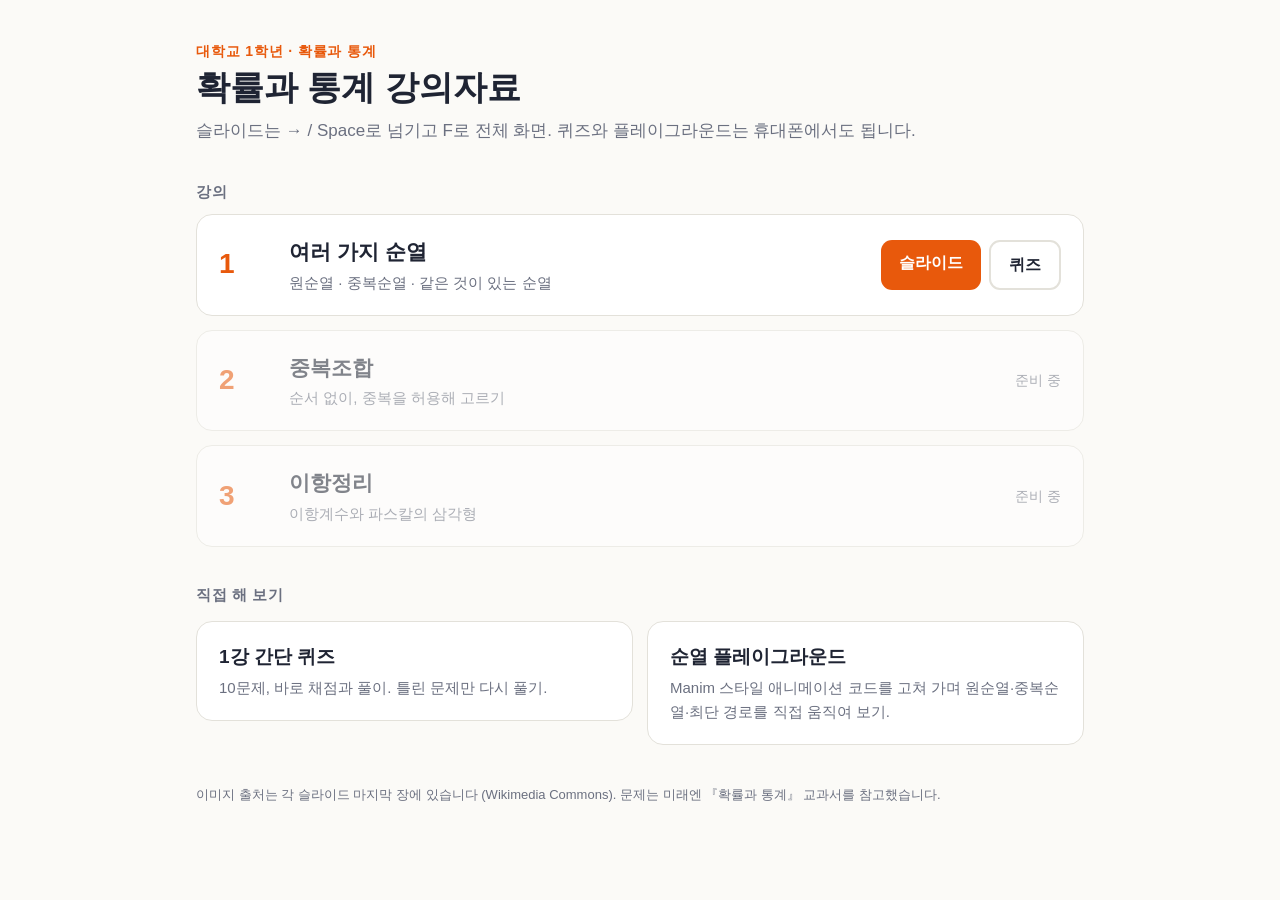
<file: docs/index.html>
<!doctype html>
<html lang="ko">
<head>
<meta charset="utf-8">
<meta name="viewport" content="width=device-width, initial-scale=1">
<title>확률과 통계 강의</title>
<link rel="stylesheet" href="site.css">
<style>
.lec{display:grid;gap:14px}
.lec .card{display:flex;gap:18px;align-items:center;flex-wrap:wrap}
.lec .no{font-size:28px;font-weight:800;color:var(--acc);width:52px}
.lec .body{flex:1;min-width:220px}
.lec h2{font-size:21px;margin:0}
.lec p{margin:2px 0 0;color:var(--mute);font-size:15px}
.lec .acts{display:flex;gap:8px;flex-wrap:wrap}
.lec .soon{opacity:.55}
.lec .soon .acts{font-size:14px;color:var(--mute)}
.tools{display:grid;grid-template-columns:repeat(auto-fit,minmax(260px,1fr));gap:14px;margin-top:14px}
.tools a{text-decoration:none;color:inherit}
.tools .card:hover{border-color:var(--acc)}
.tools h3{margin:0 0 4px;font-size:19px}
.tools p{margin:0;color:var(--mute);font-size:15px}
h2.sec{font-size:15px;color:var(--mute);margin:36px 0 10px;letter-spacing:.04em}
footer{margin-top:40px;font-size:13px;color:var(--mute)}
</style>
</head>
<body>
<div class="page">
  <div class="kicker">대학교 1학년 · 확률과 통계</div>
  <h1>확률과 통계 강의자료</h1>
  <p class="lead">슬라이드는 → / Space로 넘기고 F로 전체 화면. 퀴즈와 플레이그라운드는 휴대폰에서도 됩니다.</p>

  <h2 class="sec">강의</h2>
  <div class="lec">
    <div class="card">
      <div class="no">1</div>
      <div class="body"><h2>여러 가지 순열</h2><p>원순열 · 중복순열 · 같은 것이 있는 순열</p></div>
      <div class="acts">
        <a class="btn" href="lectures/01/">슬라이드</a>
        <a class="btn ghost" href="quiz/01.html">퀴즈</a>
      </div>
    </div>
    <div class="card soon"><div class="no">2</div><div class="body"><h2>중복조합</h2><p>순서 없이, 중복을 허용해 고르기</p></div><div class="acts">준비 중</div></div>
    <div class="card soon"><div class="no">3</div><div class="body"><h2>이항정리</h2><p>이항계수와 파스칼의 삼각형</p></div><div class="acts">준비 중</div></div>
  </div>

  <h2 class="sec">직접 해 보기</h2>
  <div class="tools">
    <a href="quiz/01.html"><div class="card"><h3>1강 간단 퀴즈</h3><p>10문제, 바로 채점과 풀이. 틀린 문제만 다시 풀기.</p></div></a>
    <a href="playground/"><div class="card"><h3>순열 플레이그라운드</h3><p>Manim 스타일 애니메이션 코드를 고쳐 가며 원순열·중복순열·최단 경로를 직접 움직여 보기.</p></div></a>
  </div>

  <footer>이미지 출처는 각 슬라이드 마지막 장에 있습니다 (Wikimedia Commons). 문제는 미래엔 『확률과 통계』 교과서를 참고했습니다.</footer>
</div>
</body>
</html>
</file>
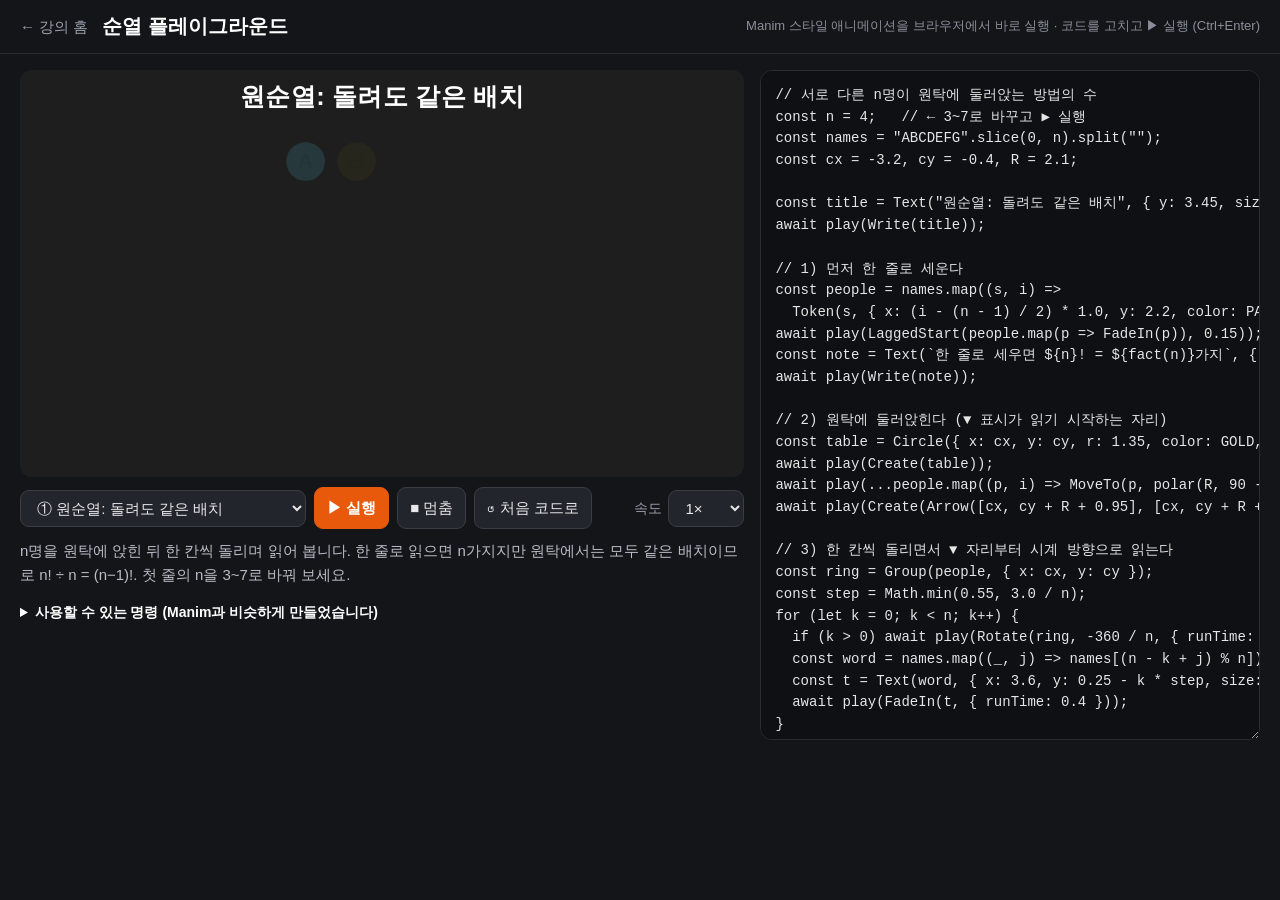
<file: docs/playground/index.html>
<!doctype html>
<html lang="ko">
<head>
<meta charset="utf-8">
<meta name="viewport" content="width=device-width, initial-scale=1">
<title>순열 플레이그라운드</title>
<link rel="stylesheet" href="../site.css">
<style>
body{background:#141518;color:#e8e8ea}
.top{display:flex;align-items:center;gap:14px;flex-wrap:wrap;padding:14px 20px;border-bottom:1px solid #2a2c33}
.top a{color:#9aa0ad;text-decoration:none;font-size:15px}
.top h1{font-size:20px;margin:0;color:#fff}
.top .note{font-size:13px;color:#8a8f9a;margin-left:auto}
.wrap{display:grid;grid-template-columns:minmax(0,1.45fr) minmax(0,1fr);gap:16px;padding:16px 20px;max-width:1600px;margin:0 auto}
@media (max-width:980px){.wrap{grid-template-columns:1fr}}
canvas{width:100%;aspect-ratio:16/9;display:block;border-radius:12px;background:#1e1e1e}
.bar{display:flex;gap:8px;flex-wrap:wrap;align-items:center;margin:10px 0}
.bar select,.bar button{font:inherit;font-size:15px;border-radius:9px;border:1px solid #3a3d46;background:#23252c;color:#e8e8ea;padding:8px 12px}
.bar button.run{background:#e8590c;border-color:#e8590c;color:#fff;font-weight:700}
.bar button:hover{filter:brightness(1.15)}
.bar .sp{margin-left:auto;font-size:14px;color:#9aa0ad;display:flex;gap:6px;align-items:center}
textarea{width:100%;height:calc(100vh - 230px);min-height:360px;resize:vertical;box-sizing:border-box;
  background:#0f1013;color:#e6e6e6;border:1px solid #2a2c33;border-radius:12px;padding:14px;
  font:14px/1.55 Consolas,"D2Coding","Courier New",monospace;tab-size:2;white-space:pre}
@media (max-width:980px){textarea{height:420px}}
#err{color:#ff8a80;font:13px/1.5 Consolas,monospace;white-space:pre-wrap;min-height:1.5em;margin-top:6px}
.desc{font-size:15px;color:#b9bdc7;line-height:1.6;margin:8px 0 0}
details{margin-top:14px;font-size:14px;color:#b9bdc7}
details summary{cursor:pointer;color:#fff;font-weight:700}
details code{color:#ffd8a8}
details table{border-collapse:collapse;margin-top:8px;width:100%}
details td{border-top:1px solid #2a2c33;padding:6px 8px;vertical-align:top}
</style>
</head>
<body>
<div class="top">
  <a href="../">← 강의 홈</a>
  <h1>순열 플레이그라운드</h1>
  <span class="note">Manim 스타일 애니메이션을 브라우저에서 바로 실행 · 코드를 고치고 ▶ 실행 (Ctrl+Enter)</span>
</div>
<div class="wrap">
  <div>
    <canvas id="cv" aria-label="애니메이션 화면"></canvas>
    <div class="bar">
      <select id="preset" aria-label="장면 고르기"></select>
      <button class="run" id="runBtn">▶ 실행</button>
      <button id="stopBtn">■ 멈춤</button>
      <button id="resetBtn" title="고친 코드를 지우고 처음 코드로">↺ 처음 코드로</button>
      <label class="sp">속도
        <select id="speed"><option value="0.5">0.5×</option><option value="1" selected>1×</option><option value="2">2×</option></select>
      </label>
    </div>
    <p class="desc" id="desc"></p>
    <details>
      <summary>사용할 수 있는 명령 (Manim과 비슷하게 만들었습니다)</summary>
      <table>
        <tr><td><code>Circle({r, x, y, color, fill, fillOpacity})</code><br><code>Square({side})</code> <code>Rect({w, h})</code> <code>Dot()</code></td><td>도형. 좌표는 Manim과 같이 가로 −7.1~7.1, 세로 −4~4, 위쪽이 +</td></tr>
        <tr><td><code>Line([x1,y1],[x2,y2])</code> <code>Arrow(a, b)</code> <code>Polyline([[x,y], …])</code></td><td>선과 화살표</td></tr>
        <tr><td><code>Text("글자", {size, color, font})</code> <code>Token("A", {color, r})</code></td><td>글자, 동그라미 글자 카드</td></tr>
        <tr><td><code>Group([…], {x, y})</code></td><td>묶음. (x, y)를 중심으로 같이 움직이고 돈다</td></tr>
        <tr><td><code>await play(애니메이션, …, {runTime})</code> <code>await wait(초)</code></td><td>동시에 재생 / 잠시 멈춤</td></tr>
        <tr><td><code>Create</code> <code>Write</code> <code>FadeIn</code> <code>FadeOut</code> <code>Uncreate</code></td><td>나타나기·사라지기</td></tr>
        <tr><td><code>MoveTo(m, x, y)</code> <code>Shift(m, dx, dy)</code> <code>Rotate(m, 도)</code> <code>ScaleTo(m, k)</code> <code>ChangeColor(m, c)</code></td><td>움직이기</td></tr>
        <tr><td><code>Transform(a, b)</code> <code>Indicate(m)</code> <code>CountTo(text, 0, 120)</code> <code>LaggedStart([…], 0.1)</code></td><td>바꾸기, 강조, 숫자 세기, 차례로 시작</td></tr>
        <tr><td><code>fact(n)</code> <code>comb(n, r)</code> <code>range(n)</code> <code>polar(r, 도, cx, cy)</code> <code>sup(3)</code> <code>sub(2)</code> <code>distinctPerms([…])</code></td><td>계산 도우미</td></tr>
        <tr><td><code>BLUE YELLOW GREEN RED PURPLE ORANGE TEAL GOLD GREY WHITE</code> <code>PALETTE[i]</code></td><td>Manim 기본 색</td></tr>
      </table>
    </details>
  </div>
  <div>
    <textarea id="code" spellcheck="false" aria-label="코드"></textarea>
    <div id="err"></div>
  </div>
</div>

<script src="manim-lite.js"></script>
<script>
const PRESETS = [
{
  name: "① 원순열: 돌려도 같은 배치",
  desc: "n명을 원탁에 앉힌 뒤 한 칸씩 돌리며 읽어 봅니다. 한 줄로 읽으면 n가지지만 원탁에서는 모두 같은 배치이므로 n! ÷ n = (n−1)!. 첫 줄의 n을 3~7로 바꿔 보세요.",
  code: `// 서로 다른 n명이 원탁에 둘러앉는 방법의 수
const n = 4;   // ← 3~7로 바꾸고 ▶ 실행
const names = "ABCDEFG".slice(0, n).split("");
const cx = -3.2, cy = -0.4, R = 2.1;

const title = Text("원순열: 돌려도 같은 배치", { y: 3.45, size: 0.5 });
await play(Write(title));

// 1) 먼저 한 줄로 세운다
const people = names.map((s, i) =>
  Token(s, { x: (i - (n - 1) / 2) * 1.0, y: 2.2, color: PALETTE[i] }));
await play(LaggedStart(people.map(p => FadeIn(p)), 0.15));
const note = Text(\`한 줄로 세우면 \${n}! = \${fact(n)}가지\`, { x: 3.6, y: 1.0, size: 0.38 });
await play(Write(note));

// 2) 원탁에 둘러앉힌다 (▼ 표시가 읽기 시작하는 자리)
const table = Circle({ x: cx, y: cy, r: 1.35, color: GOLD, fill: BROWN, fillOpacity: 0.6 });
await play(Create(table));
await play(...people.map((p, i) => MoveTo(p, polar(R, 90 - i * 360 / n, cx, cy))));
await play(Create(Arrow([cx, cy + R + 0.95], [cx, cy + R + 0.48]), { runTime: 0.4 }));

// 3) 한 칸씩 돌리면서 ▼ 자리부터 시계 방향으로 읽는다
const ring = Group(people, { x: cx, y: cy });
const step = Math.min(0.55, 3.0 / n);
for (let k = 0; k < n; k++) {
  if (k > 0) await play(Rotate(ring, -360 / n, { runTime: 0.8 }));
  const word = names.map((_, j) => names[(n - k + j) % n]).join("");
  const t = Text(word, { x: 3.6, y: 0.25 - k * step, size: 0.42, font: "Consolas, monospace", color: k ? GREY : YELLOW });
  await play(FadeIn(t, { runTime: 0.4 }));
}
await play(Write(Text(\`→ \${n}가지 모두 같은 배치\`, { x: 3.6, y: 0.25 - n * step, size: 0.36, color: YELLOW })));
await wait(0.6);

// 4) 결론
const f = Text(\`\${n}! ÷ \${n} = (\${n}−1)! = \${fact(n - 1)}\`, { x: 3.6, y: -3.35, size: 0.5, color: GREEN });
await play(Write(f));
await play(Indicate(f));
`
},
{
  name: "② 중복순열: 가지 그림으로 nʳ",
  desc: "학생 r명이 동아리 n개 중 하나씩 고르는 경우를 가지 그림으로 그립니다. 단계마다 가지가 n배로 늘어 nΠr = nʳ. n과 r을 바꿔 보세요 (nʳ이 81 이하일 때 보기 좋습니다).",
  code: `// 학생 r명이 동아리 n개 중 하나씩 고르는 방법의 수
const n = 3;   // 고를 수 있는 것의 수 → 밑
const r = 3;   // 고르는 사람의 수   → 지수
const title = Text(\`중복순열: 학생마다 \${n}가지씩\`, { y: 3.5, size: 0.48 });
await play(Write(title));

const x0 = -6.3, dx = 7.6 / r;
let level = [[x0, 0]];
await play(FadeIn(Dot({ x: x0, y: 0, r: 0.1 })));
const count = Text("1", { x: 4.8, y: 1.3, size: 0.9, color: YELLOW });
const formula = Text("", { x: 4.8, y: 0.1, size: 0.46 });
add(count, formula);

for (let k = 1; k <= r; k++) {
  const leaves = n ** k, gap = Math.min(1.1, 6.6 / leaves);
  const next = [], anims = [];
  level.forEach(([px, py], i) => {
    for (let c = 0; c < n; c++) {
      const idx = i * n + c;
      const x = x0 + k * dx, y = (leaves - 1) / 2 * gap - idx * gap;
      next.push([x, y]);
      anims.push(Create(Line([px, py], [x, y], { color: PALETTE[c], strokeWidth: leaves > 30 ? 1.5 : 3 })));
      anims.push(FadeIn(leaves <= 27
        ? Token(c + 1, { x, y, r: Math.min(0.28, gap * 0.42), color: PALETTE[c] })
        : Dot({ x, y, r: 0.05, color: PALETTE[c] })));
    }
  });
  add(Text(\`\${k}번째 학생\`, { x: x0 + k * dx, y: -3.65, size: 0.26, color: GREY }));
  formula.text = Array(k).fill(n).join(" × ");
  await play(LaggedStart(anims, 0.03, { runTime: 1.2 }), CountTo(count, n ** (k - 1), n ** k));
  level = next;
}
const f = Text(\`\${sub(n)}Π\${sub(r)} = \${n}\${sup(r)} = \${n ** r}\`, { x: 4.8, y: -1.2, size: 0.6, color: GREEN });
await play(Write(f));
await play(Indicate(f));
await play(Write(Text(\`고르는 쪽(\${r}명) → 지수, 골라지는 쪽(\${n}개) → 밑\`, { x: 4.7, y: -2.4, size: 0.23 })));
`
},
{
  name: "③ 같은 것이 있는 순열: 이름표 떼기",
  desc: "같은 글자에 이름표(A₁, A₂, …)를 붙이면 모두 다르므로 n!가지. 이름표를 떼면 같은 글자끼리 바꾼 배열이 겹치므로 그만큼 나눕니다. word를 다른 단어로 바꿔 보세요.",
  code: `// 같은 글자가 섞인 단어를 일렬로 나열하는 방법의 수
const word = "BANANA";   // ← 7글자 이하로 바꿔 보세요 (예: APPLE, LEVEL, 112233)
const letters = [...word], n = letters.length;
const kinds = [...new Set(letters)];
const color = ch => PALETTE[kinds.indexOf(ch) % PALETTE.length];
const cnt = ch => letters.filter(c => c === ch).length;

await play(Write(Text("같은 것이 있는 순열: 이름표 붙였다 떼기", { y: 3.5, size: 0.46 })));

// ① 이름표를 붙인다
const seen = {};
const labeled = letters.map((ch, i) => {
  seen[ch] = (seen[ch] || 0) + 1;
  return Token(ch + (cnt(ch) > 1 ? sub(seen[ch]) : ""),
    { x: (i - (n - 1) / 2) * 1.05, y: 2.3, r: 0.45, size: 0.38, color: color(ch) });
});
await play(LaggedStart(labeled.map(t => FadeIn(t)), 0.1));
await play(Write(Text(\`① 이름표를 붙이면 모두 다르다 → \${n}! = \${fact(n)}\`, { y: 1.2, size: 0.38 })));
await wait(0.5);

// ② 이름표를 뗀다
const plain = letters.map((ch, i) => Token(ch, { x: labeled[i].x, y: 2.3, r: 0.45, size: 0.5, color: color(ch) }));
await play(...labeled.map((t, i) => Transform(t, plain[i])), { runTime: 0.8 });
const reps = kinds.filter(ch => cnt(ch) > 1);
const over = reps.map(ch => \`\${cnt(ch)}!\`).join(" × ") || "1";
const overVal = reps.reduce((p, ch) => p * fact(cnt(ch)), 1);
await play(Write(Text(\`② 이름표를 떼면 \${over} = \${overVal}가지씩 같은 모양으로 겹친다\`, { y: 0.45, size: 0.38 })));
for (const ch of reps)
  await play(...plain.filter((_, i) => letters[i] === ch).map(t => Indicate(t)), { runTime: 0.6 });

const total = fact(n) / overVal;
const f = Text(\`\${n}! ÷ (\${over}) = \${fact(n)} ÷ \${overVal} = \${total}\`, { y: -0.35, size: 0.5, color: GREEN });
await play(Write(f));

// ③ 진짜로 모두 나열해서 확인
const all = distinctPerms(letters), shown = all.slice(0, 60), cols = 10;
const cells = shown.map((w, i) => Text(w, {
  x: ((i % cols) - (cols - 1) / 2) * 1.35, y: -1.15 - Math.floor(i / cols) * 0.42,
  size: 0.26, font: "Consolas, monospace", color: GREY }));
await play(LaggedStart(cells.map(c => FadeIn(c)), 0.02, { runTime: 2 }));
if (all.length > shown.length)
  await play(Write(Text(\`… 이렇게 모두 \${all.length}가지\`, { y: -3.75, size: 0.3 })));
`
},
{
  name: "④ 최단 경로: 화살표 나열하기",
  desc: "바둑판에서 A → B 최단 경로는 언제나 → m번, ↑ k번. 그러니 길의 수는 화살표 m+k개를 나열하는 같은 것이 있는 순열과 같습니다. m과 k를 바꿔 보세요.",
  code: `// 바둑판 길에서 A에서 B까지 최단 거리로 가는 방법의 수
const m = 4;   // 오른쪽(→)으로 가는 칸 수
const k = 2;   // 위쪽(↑)으로 가는 칸 수
const s = Math.min(1.3, 6.4 / m, 5.2 / k);
const ox = -6.4, oy = -2.9;
const P = (i, j) => [ox + i * s, oy + j * s];

await play(Write(Text("최단 경로 = →와 ↑를 나열하는 순서", { y: 3.5, size: 0.46 })));
const lines = [];
for (let i = 0; i <= m; i++) lines.push(Line(P(i, 0), P(i, k), { color: "#555555", strokeWidth: 3 }));
for (let j = 0; j <= k; j++) lines.push(Line(P(0, j), P(m, j), { color: "#555555", strokeWidth: 3 }));
await play(LaggedStart(lines.map(l => Create(l)), 0.05));
await play(FadeIn(Token("A", { x: P(0, 0)[0], y: P(0, 0)[1], r: 0.3, color: WHITE })),
           FadeIn(Token("B", { x: P(m, k)[0], y: P(m, k)[1], r: 0.3, color: WHITE })));

// 모든 최단 경로 = ↑가 들어갈 자리 k곳 고르기
const words = [];
(function pick(start, chosen) {
  if (chosen.length === k) { words.push(range(m + k).map(t => chosen.includes(t) ? "U" : "R")); return; }
  for (let t = start; t < m + k; t++) pick(t + 1, [...chosen, t]);
})(0, []);
const pathOf = w => { let i = 0, j = 0; const pts = [P(0, 0)];
  w.forEach(d => { d === "R" ? i++ : j++; pts.push(P(i, j)); }); return pts; };
const arrows = w => w.map(d => d === "R" ? "→" : "↑").join("");

// 길 몇 개를 하나씩 그려 보기
const label = Text("", { x: 4.3, y: 1.6, size: 0.55, font: "Consolas, monospace", color: YELLOW });
add(label);
for (const w of words.slice(0, 3)) {
  const p = Polyline(pathOf(w), { color: ORANGE, strokeWidth: 8 });
  label.text = arrows(w);
  await play(Create(p, { runTime: 1.2 }));
  await play(FadeOut(p, { runTime: 0.4 }));
}
await play(Write(Text(\`어느 길이든 → \${m}개, ↑ \${k}개\`, { x: 4.3, y: 0.7, size: 0.38 })));

// 모든 길을 겹쳐 그리며 세기
const count = Text("0", { x: 4.3, y: -0.5, size: 0.8, color: YELLOW });
add(count);
const drawn = words.slice(0, 200).map(w =>
  Polyline(pathOf(w), { color: ORANGE, strokeWidth: 2, opacity: 0.35 }));
await play(LaggedStart(drawn.map(p => Create(p)), 0.04, { runTime: 2.5 }),
           CountTo(count, 0, words.length, v => v + "가지", { runTime: 2.5 }));
const f = Text(\`(\${m}+\${k})! ÷ (\${m}! × \${k}!) = \${comb(m + k, k)}\`, { x: 4.3, y: -1.8, size: 0.44, color: GREEN });
await play(Write(f));
await play(Indicate(f));
`
},
{
  name: "⑤ 빈 장면: 직접 만들어 보기",
  desc: "기본 사용법 예제입니다. 도형을 만들고 await play(…)로 움직입니다. 아래 '사용할 수 있는 명령'을 참고해 자유롭게 고쳐 보세요.",
  code: `// 도형을 만들고, play()로 애니메이션을 재생합니다.
const c = Circle({ r: 1.2, color: BLUE, fill: BLUE, fillOpacity: 0.25 });
await play(Create(c));

const sq = Square({ side: 2.2, color: YELLOW, fill: YELLOW, fillOpacity: 0.25 });
await play(Transform(c, sq));      // 원 → 정사각형
await play(Rotate(sq, 45));        // 45도 돌리기

const hello = Text("안녕, manim!", { x: -3.5, size: 0.6 });
await play(Shift(sq, 3, 0), FadeIn(hello));

const n = Text("0", { y: -2.5, size: 0.8, color: GREEN });
await play(CountTo(n, 0, fact(5), v => \`5! = \${v}\`), { runTime: 2 });
await play(Indicate(n));
`
}
];

const $ = id => document.getElementById(id);
const sel = $("preset"), code = $("code"), err = $("err");
PRESETS.forEach((p, i) => sel.add(new Option(p.name, i)));

// 고친 코드는 이 브라우저에만 저장 (없어도 동작)
const KEY = i => "manim-lite-code-" + i;
const load = i => { try { return localStorage.getItem(KEY(i)); } catch (e) { return null; } };
const save = (i, v) => { try { localStorage.setItem(KEY(i), v); } catch (e) {} };
const drop = i => { try { localStorage.removeItem(KEY(i)); } catch (e) {} };

function choose(i, autorun = true) {
  sel.value = i;
  code.value = load(i) ?? PRESETS[i].code;
  $("desc").textContent = PRESETS[i].desc;
  try { history.replaceState(null, "", "#" + (+i + 1)); } catch (e) {}
  if (autorun) run();
}
function run() {
  err.textContent = "";
  ManimLite.run(code.value, e => { err.textContent = "⚠ " + (e && e.message ? e.message : e); });
}
ManimLite.mount($("cv"));
sel.onchange = () => choose(+sel.value);
$("runBtn").onclick = run;
$("stopBtn").onclick = () => ManimLite.stop();
$("resetBtn").onclick = () => { drop(+sel.value); choose(+sel.value); };
$("speed").onchange = e => ManimLite.setSpeed(+e.target.value);
code.addEventListener("input", () => save(+sel.value, code.value));
code.addEventListener("keydown", e => {
  if ((e.ctrlKey || e.metaKey) && e.key === "Enter") { e.preventDefault(); run(); }
  else if (e.key === "Tab") {
    e.preventDefault();
    const a = code.selectionStart;
    code.setRangeText("  ", a, code.selectionEnd, "end");
    save(+sel.value, code.value);
  }
});
const m = location.hash.match(/^#(\d)/);
choose(m ? Math.min(PRESETS.length, +m[1]) - 1 : 0);
</script>
</body>
</html>
</file>
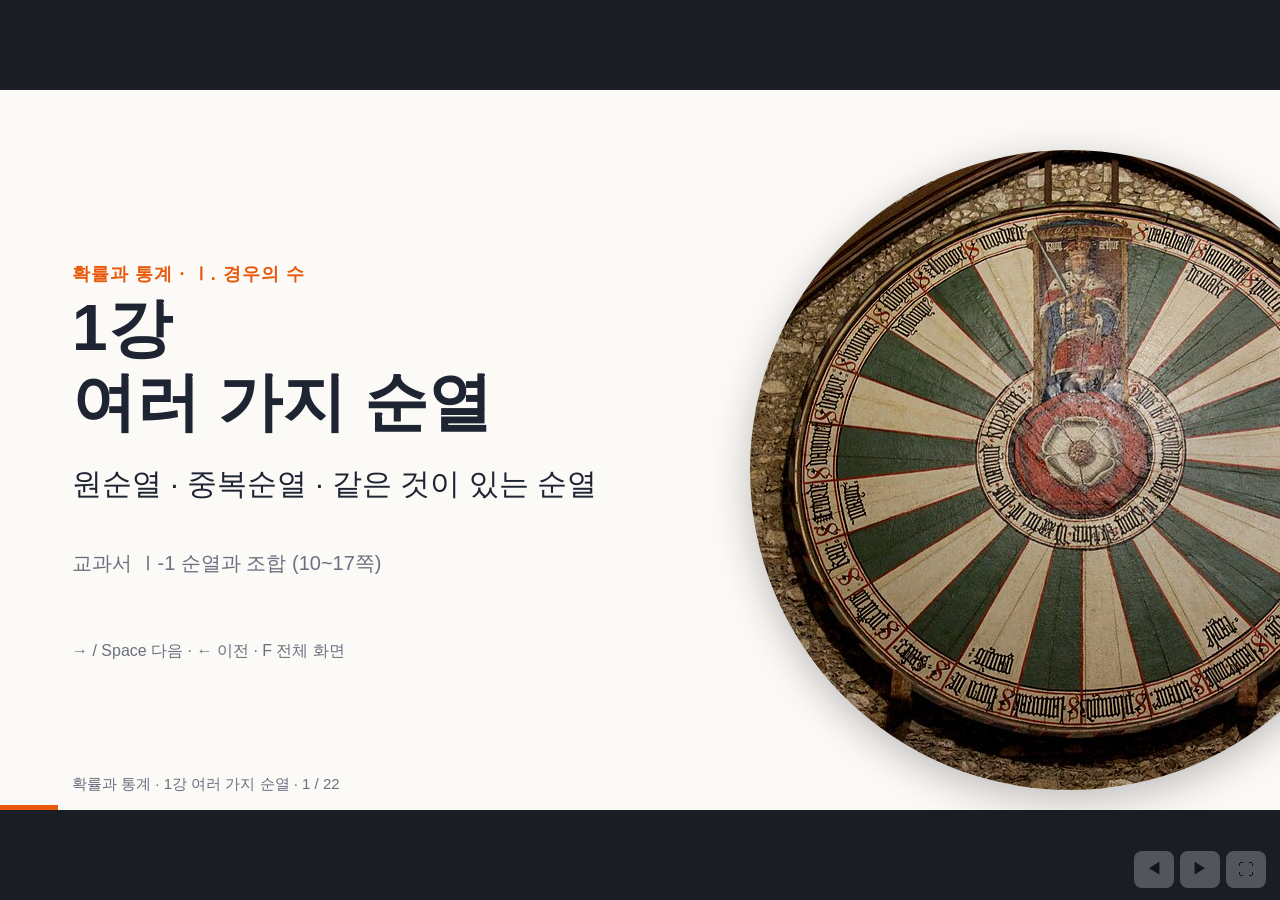
<file: docs/lectures/01/index.html>
<!doctype html>
<html lang="ko">
<head>
<meta charset="utf-8">
<meta name="viewport" content="width=device-width, initial-scale=1">
<title>1강 여러 가지 순열</title>
<style>
:root{
  --bg:#fbfaf7; --ink:#1f2433; --mute:#6b7080; --line:#e3e1da; --card:#ffffff;
  --acc:#e8590c; --acc-soft:#fff0e6; --blue:#1c7ed6; --blue-soft:#e7f1fc;
  --green:#2b8a3e; --green-soft:#e6f4ea; --purple:#7048e8; --wood:#c9a273;
}
*{box-sizing:border-box}
html,body{margin:0;height:100%;background:#1b1d24;overflow:hidden;
  font-family:"Noto Sans KR","Malgun Gothic","Apple SD Gothic Neo",sans-serif;color:var(--ink)}
#stage{position:absolute;left:50%;top:50%;width:1280px;height:720px;background:var(--bg);
  transform-origin:center;overflow:hidden}
.slide{position:absolute;inset:0;padding:52px 72px 60px;display:none}
.slide.active{display:block}
.kicker{font-size:18px;font-weight:700;color:var(--acc);letter-spacing:.06em;margin-bottom:6px}
h1{font-size:64px;margin:0;line-height:1.15}
h2{font-size:42px;margin:0 0 22px;line-height:1.2}
h3{font-size:28px;margin:0 0 10px}
p,li{font-size:26px;line-height:1.55;margin:0 0 10px}
ul{padding-left:1.1em;margin:0}
.mute{color:var(--mute)}
.acc{color:var(--acc)} .blue{color:var(--blue)} .green{color:var(--green)}
b.hl{background:linear-gradient(transparent 60%,#ffd8a8 60%)}
.row{display:flex;gap:36px;align-items:flex-start}
.col{flex:1;min-width:0}
.card{background:var(--card);border:1px solid var(--line);border-radius:18px;padding:22px 26px;
  box-shadow:0 2px 10px rgba(0,0,0,.04)}
.box{border-radius:16px;padding:18px 24px;font-size:26px}
.box.acc{background:var(--acc-soft);color:var(--ink);border-left:6px solid var(--acc)}
.box.blue{background:var(--blue-soft);color:var(--ink);border-left:6px solid var(--blue)}
.box.green{background:var(--green-soft);color:var(--ink);border-left:6px solid var(--green)}
.formula{font-size:40px;font-weight:700;text-align:center;padding:14px 0}
.photo{width:100%;border-radius:16px;display:block;object-fit:cover;box-shadow:0 6px 20px rgba(0,0,0,.12)}
.cap{font-size:15px;color:var(--mute);margin-top:6px}
.tag{display:inline-block;font-size:17px;font-weight:700;padding:3px 12px;border-radius:99px;
  background:var(--acc-soft);color:var(--acc);margin-bottom:8px}
.tag.blue{background:var(--blue-soft);color:var(--blue)}
.tag.green{background:var(--green-soft);color:var(--green)}
button.ui{font:inherit;font-size:19px;font-weight:700;border:0;border-radius:12px;padding:10px 18px;
  background:var(--ink);color:#fff;cursor:pointer}
button.ui.ghost{background:transparent;color:var(--ink);border:2px solid var(--ink)}
button.ui:active{transform:translateY(1px)}
/* step reveal */
.f{opacity:0;transform:translateY(14px);transition:opacity .5s,transform .5s}
.f.on{opacity:1;transform:none}
.f.pop.on{animation:pop .45s}
@keyframes pop{0%{transform:scale(.8)}60%{transform:scale(1.06)}100%{transform:scale(1)}}
/* math */
.frac{display:inline-flex;flex-direction:column;vertical-align:middle;text-align:center;line-height:1.15;margin:0 .1em}
.frac>span:first-child{border-bottom:.08em solid currentColor;padding:0 .2em}
.frac>span:last-child{padding:0 .2em}
.sb{font-size:.62em;vertical-align:-.32em;font-style:italic}
.su{font-size:.62em;vertical-align:.55em}
.sym{white-space:nowrap}
/* chrome */
#bar{position:absolute;left:0;bottom:0;height:5px;background:var(--acc);transition:width .3s;z-index:5}
#foot{position:absolute;left:72px;right:72px;bottom:16px;display:flex;justify-content:space-between;
  font-size:15px;color:var(--mute);z-index:5;pointer-events:none}
#nav{position:fixed;right:14px;bottom:12px;display:flex;gap:6px;z-index:10;opacity:.25;transition:opacity .2s}
#nav:hover{opacity:1}
#nav button{font-size:16px;border:0;border-radius:8px;padding:8px 12px;background:#fff;cursor:pointer}
#help{position:fixed;left:14px;bottom:12px;font-size:13px;color:#aaa;z-index:10;opacity:.6;font-family:sans-serif}

/* --- slide specific --- */
.cover-img{position:absolute;right:-110px;top:60px;width:640px;height:640px;border-radius:50%;
  object-fit:cover;animation:spin 90s linear infinite;box-shadow:0 10px 40px rgba(0,0,0,.25)}
@keyframes spin{to{transform:rotate(360deg)}}
.qcards{display:grid;grid-template-columns:repeat(3,1fr);gap:26px}
.qcards img{height:190px}
.qcards p{font-size:24px;font-weight:700;margin-top:12px}
.slots{display:flex;gap:16px;justify-content:center;margin:24px 0}
.slot{width:120px;height:120px;border:3px dashed var(--line);border-radius:18px;display:flex;
  align-items:center;justify-content:center;font-size:46px;font-weight:800;background:#fff}
.slot span{opacity:0;transform:scale(.5);transition:.4s}
.on .slot span, .slot.on span{opacity:1;transform:none}
.reading{display:flex;flex-direction:column;gap:10px}
.reading div{font-size:40px;font-weight:800;letter-spacing:.25em;font-family:Consolas,monospace}
.mini-grid{display:grid;grid-template-columns:repeat(3,1fr);gap:14px}
.mini-grid svg{width:100%;height:150px;background:#fff;border:1px solid var(--line);border-radius:14px}
.mini-grid .f{transition-delay:calc(var(--i)*.12s)}
table.t{border-collapse:collapse;font-size:24px;width:100%}
table.t th,table.t td{border-bottom:1px solid var(--line);padding:9px 12px;text-align:center}
table.t th{color:var(--mute);font-weight:700;font-size:20px}
.wheels{display:flex;gap:14px;justify-content:center;padding:18px;background:#d9dde3;border-radius:18px;
  box-shadow:inset 0 2px 8px rgba(0,0,0,.2)}
.wheel{width:84px;height:96px;overflow:hidden;border-radius:10px;background:linear-gradient(#bfc5cd,#fff 30%,#fff 70%,#bfc5cd);
  cursor:pointer;box-shadow:inset 0 0 0 2px #9aa2ad}
.strip{transition:transform .25s}
.strip div{height:96px;display:flex;align-items:center;justify-content:center;font-size:58px;font-weight:800;
  font-family:Consolas,monospace}
.counter{font-size:30px;font-weight:800;text-align:center;margin-top:14px}
.cells{display:flex;gap:10px;align-items:center;font-size:30px;font-weight:800;justify-content:center;margin:8px 0}
.cell{width:72px;height:72px;border-radius:14px;display:flex;align-items:center;justify-content:center;
  background:#fff;border:3px solid var(--line);font-size:34px}
.cell.b{border-color:var(--blue);color:var(--blue)} .cell.a{border-color:var(--acc);color:var(--acc)}
.morse{display:flex;flex-wrap:wrap;gap:16px}
.code{display:flex;gap:10px;align-items:center;padding:14px 18px;background:#fff;border:1px solid var(--line);border-radius:14px}
.dot{width:20px;height:20px;border-radius:50%;background:var(--ink)}
.dash{width:56px;height:20px;border-radius:10px;background:var(--ink)}
#labelRows{position:relative;height:430px}
.lrow{position:absolute;left:0;display:flex;gap:6px;transition:transform .8s,opacity .8s}
.tile{width:44px;height:30px;border-radius:7px;display:flex;align-items:center;justify-content:center;
  font-size:21px;font-weight:800;color:#fff;transition:background .6s}
.tile sub{font-size:13px;margin-left:1px;transition:opacity .5s}
.stripped .tile sub{opacity:0}
.stripped .tile.a{background:var(--acc)!important} .stripped .tile.b{background:var(--blue)!important}
.collapsed .lrow:not(:first-child){transform:translateY(var(--up));opacity:0}
.paths{display:grid;grid-template-columns:repeat(5,1fr);gap:8px}
.paths svg{width:100%;background:#fff;border:1px solid var(--line);border-radius:8px}
.paths .f{transition-delay:calc(var(--i)*.06s)}
.chart{display:flex;align-items:flex-end;gap:6px;height:330px;padding:0 6px;border-bottom:2px solid var(--ink);position:relative}
.bcol{flex:1;position:relative;height:100%}
.bfill{position:absolute;bottom:0;left:0;right:0;background:#c5cad3;border-radius:5px 5px 0 0;transition:height .35s}
.bcol.s9 .bfill{background:var(--blue)} .bcol.s10 .bfill{background:var(--acc)}
.btheo{position:absolute;left:-2px;right:-2px;height:0;border-top:3px dashed var(--ink);opacity:.55}
.blabels{display:flex;gap:6px;padding:4px 6px 0}
.blabels div{flex:1;text-align:center;font-size:17px;font-weight:700}
.legend{font-size:18px;color:var(--mute)}
.sumtbl td,.sumtbl th{font-size:21px;padding:3px 10px;text-align:left}
.credits li{font-size:15px;line-height:1.5;margin:0 0 4px}

@media print{
  html,body{overflow:visible;background:#fff;height:auto}
  #stage{position:relative;left:0;top:0;transform:none!important;height:auto;overflow:visible}
  .slide{display:block!important;position:relative;height:720px;break-after:page;overflow:hidden}
  .f{opacity:1!important;transform:none!important}
  #nav,#bar,#help,#foot{display:none}
  .cover-img{animation:none}
  @page{size:1280px 720px;margin:0}
}
</style>
</head>
<body>
<div id="stage">

<!-- 1 표지 -->
<section class="slide" id="s-cover">
  <img class="cover-img" src="img/roundtable.jpg" alt="윈체스터 원탁">
  <div style="position:relative;width:640px;margin-top:120px">
    <div class="kicker">확률과 통계 · Ⅰ. 경우의 수</div>
    <h1>1강<br>여러 가지 순열</h1>
    <p style="font-size:30px;margin-top:22px">원순열 · 중복순열 · 같은 것이 있는 순열</p>
    <p class="mute" style="font-size:20px;margin-top:40px">교과서 Ⅰ-1 순열과 조합 (10~17쪽)</p>
    <p class="mute" style="font-size:16px;margin-top:60px">→ / Space 다음 · ← 이전 · F 전체 화면</p>
  </div>
</section>

<!-- 2 오늘의 질문 -->
<section class="slide" data-steps="4">
  <div class="kicker">오늘의 질문</div>
  <h2>오늘은 이 세 가지 질문에 답합니다</h2>
  <div class="qcards">
    <div class="f" data-step="1"><img class="photo" src="img/roundtable.jpg" alt=""><p>① 원탁에 둘러앉는<br>방법은 몇 가지?</p></div>
    <div class="f" data-step="2"><img class="photo" src="img/lock.jpeg" alt=""><p>② 여행 가방 자물쇠의<br>비밀번호는 몇 개?</p></div>
    <div class="f" data-step="3"><img class="photo" src="img/scrabble.jpg" alt=""><p>③ BANANA의 글자를 섞으면<br>몇 가지가 나올까?</p></div>
  </div>
  <div class="box acc f" data-step="4" style="margin-top:22px;font-size:23px">
    <b>학습목표</b> 원순열, 중복순열, 같은 것이 있는 순열을 이해하고, 그 순열의 수를 구할 수 있다.
  </div>
</section>

<!-- 3 복습 -->
<section class="slide" data-steps="3">
  <div class="kicker">준비하기 · 복습</div>
  <h2>순열은 ‘한 줄로 세우기’였습니다</h2>
  <p>서로 다른 깃발 5개를 일렬로 나열하는 방법은?</p>
  <div class="slots f" data-step="1">
    <div class="slot"><span style="transition-delay:.0s">5</span></div>
    <div class="slot"><span style="transition-delay:.25s">4</span></div>
    <div class="slot"><span style="transition-delay:.5s">3</span></div>
    <div class="slot"><span style="transition-delay:.75s">2</span></div>
    <div class="slot"><span style="transition-delay:1s">1</span></div>
  </div>
  <p class="f formula" data-step="2">5 × 4 × 3 × 2 × 1 = 5! = <span class="acc">120</span></p>
  <div class="row f" data-step="3">
    <div class="box blue col">서로 다른 <i>n</i>개에서 <i>r</i>개를 택해 일렬로:<br>
      <span class="sym" style="font-size:30px"><span class="sb">n</span>P<span class="sb">r</span> = <span class="frac"><span>n!</span><span>(n−r)!</span></span></span></div>
    <div class="box acc col"><b>그런데</b> 한 줄이 아니라<br><b class="hl">동그랗게</b> 앉는다면?</div>
  </div>
</section>

<!-- 4 원탁 비유 -->
<section class="slide" data-steps="2">
  <div class="kicker">원순열 · 비유</div>
  <h2>아서왕의 원탁: “상석이 없는 탁자”</h2>
  <div class="row">
    <div style="width:520px"><img class="photo" src="img/roundtable.jpg" style="height:420px" alt="윈체스터 원탁">
      <div class="cap">영국 윈체스터 성에 걸린 ‘아서왕의 원탁’ (13세기 제작)</div></div>
    <div class="col">
      <p>전설 속 아서왕은 기사들 사이에 <b>높고 낮은 자리가 생기지 않도록</b> 둥근 탁자를 만들었다고 합니다.</p>
      <div class="box acc f" data-step="1" style="margin-top:20px">원탁에는 <b>‘첫 번째 자리’가 없다.</b><br>중요한 것은 <b class="hl">누구 옆에 누가 앉았는가</b>뿐.</div>
      <div class="box blue f" data-step="2" style="margin-top:16px">그래서 <b>회전해서 겹치는 배열은 같은 것</b>으로 봅니다.<br>→ 이런 배열이 <b>원순열</b></div>
    </div>
  </div>
</section>

<!-- 5 회전 애니메이션 -->
<section class="slide" id="s-rot" data-steps="4">
  <div class="kicker">원순열 · 직접 돌려 보기</div>
  <h2>돌려도 같은 자리 배치</h2>
  <div class="row">
    <div style="width:470px;text-align:center">
      <svg id="rotSvg" viewBox="0 0 460 460" width="460" height="460"></svg>
      <button class="ui ghost" id="rotBtn">↻ 90° 돌리기</button>
    </div>
    <div class="col">
      <p class="mute" style="font-size:21px">▲ 표시한 자리부터 시계 방향으로 읽으면</p>
      <div class="reading" id="rotList">
        <div class="on">ABCD</div><div class="f" data-step="1">DABC</div>
        <div class="f" data-step="2">CDAB</div><div class="f" data-step="3">BCDA</div>
      </div>
      <p style="margin-top:14px">한 줄로 읽으면 4가지지만 <b>원탁 위에서는 모두 같은 배열</b>입니다.</p>
      <div class="box acc f" data-step="4">일렬 배열 4! = 24가지가 <b>4개씩 같은 것</b>으로 묶임<br>
        → <span class="frac"><span>4!</span><span>4</span></span> = 3! = <b class="acc">6</b>가지</div>
    </div>
  </div>
</section>

<!-- 6 한 명 고정 -->
<section class="slide" id="s-fix" data-steps="2">
  <div class="kicker">원순열 · 다른 관점</div>
  <h2>요령: 한 사람을 기준으로 <span class="acc">고정</span>하기</h2>
  <div class="row">
    <div style="width:360px">
      <img class="photo" src="img/carousel.jpg" style="height:250px" alt="회전목마">
      <div class="cap">회전목마는 아무리 돌아도 말들의 <b>순서</b>는 그대로입니다.</div>
      <p style="margin-top:18px;font-size:24px">노란 말(A)을 기준으로 잡고 나머지가 그 뒤에 어떤 순서로 오는지만 보면 됩니다.</p>
    </div>
    <div class="col">
      <div class="mini-grid f" data-step="1" id="fixGrid"></div>
      <div class="box blue f" data-step="2" style="margin-top:16px">A를 맨 위에 고정하면, 나머지 B, C, D를 <b>한 줄로 세우는 것</b>과 같다 → 3! = <b>6</b></div>
    </div>
  </div>
</section>

<!-- 7 공식 -->
<section class="slide" data-steps="2">
  <div class="kicker">원순열 · 정리</div>
  <h2>원순열의 수</h2>
  <div class="card" style="text-align:center">
    <p style="font-size:24px">서로 다른 <i>n</i>개를 원형으로 배열하는 원순열의 수는</p>
    <div class="formula" style="font-size:44px;padding:4px 0"><span class="frac"><span>n!</span><span>n</span></span> = (n − 1)!</div>
  </div>
  <div class="row" style="margin-top:18px">
    <div class="col f" data-step="1">
      <div class="box acc"><b>나누기 관점</b><br>일렬 배열 n!가지를 회전으로 겹치는 <b>n개씩</b> 묶는다</div>
      <div class="box blue" style="margin-top:12px"><b>고정 관점</b><br>한 명을 고정하고 나머지 <b>(n−1)명을 줄 세운다</b></div>
    </div>
    <div class="col f" data-step="2">
      <table class="t">
        <tr><th>n</th><th>일렬 n!</th><th>원형 (n−1)!</th></tr>
        <tr><td>3</td><td>6</td><td class="acc"><b>2</b></td></tr>
        <tr><td>4</td><td>24</td><td class="acc"><b>6</b></td></tr>
        <tr><td>5</td><td>120</td><td class="acc"><b>24</b></td></tr>
        <tr><td>6</td><td>720</td><td class="acc"><b>120</b></td></tr>
      </table>
    </div>
  </div>
</section>

<!-- 8 예제1: 묶기 -->
<section class="slide" id="s-tie" data-steps="4">
  <div class="kicker">예제 1 · 교과서 12쪽</div>
  <h2>회장과 부회장이 <span class="acc">이웃하게</span> 앉는 경우</h2>
  <div class="row">
    <div style="width:440px"><svg id="tieSvg" viewBox="0 0 440 440" width="440" height="440"></svg></div>
    <div class="col">
      <p>회장·부회장을 포함한 5명이 원탁에 둘러앉을 때</p>
      <div class="box blue f" data-step="1">⑴ 5명이 앉는 경우: (5−1)! = 4! = <b>24</b></div>
      <div class="box acc f" data-step="2" style="margin-top:12px">⑵ <b>비유: 끈으로 묶기</b><br>꼭 붙어 앉을 두 사람은 <b>한 사람</b>으로 본다 → 4명의 원순열</div>
      <p class="f formula" data-step="3" style="font-size:32px">(4−1)! = 3! = 6</p>
      <div class="f" data-step="4">
        <p>묶음 안에서 두 사람이 <b>자리를 바꾸는</b> 경우 2! = 2</p>
        <p class="formula" style="font-size:34px">6 × 2 = <span class="acc">12</span></p>
      </div>
    </div>
  </div>
</section>

<!-- 9 문제 -->
<section class="slide" data-steps="4">
  <div class="kicker">함께 풀기 · 교과서 12쪽 문제 1, 2</div>
  <h2>풀어 봅시다</h2>
  <div class="row">
    <div class="col card">
      <span class="tag">문제 1</span>
      <p style="font-size:23px">할머니와 할아버지를 포함한 가족 6명이 원형 식탁에 둘러앉는다.</p>
      <p style="font-size:23px">⑴ 6명이 앉는 경우의 수<br>⑵ 할머니와 할아버지가 <b>마주 보고</b> 앉는 경우의 수</p>
      <div class="box blue f" data-step="1" style="font-size:22px">⑴ (6−1)! = 5! = <b>120</b></div>
      <div class="box acc f" data-step="2" style="font-size:22px;margin-top:10px">⑵ 할머니를 <b>고정</b>하면 할아버지 자리는 맞은편 <b>한 곳</b>으로 정해짐.<br>나머지 4명이 남은 4자리에: 4! = <b>24</b></div>
    </div>
    <div class="col card">
      <span class="tag blue">문제 2</span>
      <div class="row" style="gap:18px">
        <p class="col" style="font-size:23px">정팔각형 구절판(가운데 1칸 + 둘레 8칸)에 서로 다른 간식 9가지를 담는 방법은?<br><span class="mute" style="font-size:19px">(회전하여 일치하면 같은 것)</span></p>
        <svg viewBox="0 0 160 160" width="150" height="150" aria-hidden="true">
          <polygon points="80,6 132,28 154,80 132,132 80,154 28,132 6,80 28,28" fill="#f3d9b1" stroke="#8a5a2b" stroke-width="3"/>
          <g stroke="#8a5a2b" stroke-width="2"><line x1="80" y1="80" x2="80" y2="6"/><line x1="80" y1="80" x2="132" y2="28"/><line x1="80" y1="80" x2="154" y2="80"/><line x1="80" y1="80" x2="132" y2="132"/><line x1="80" y1="80" x2="80" y2="154"/><line x1="80" y1="80" x2="28" y2="132"/><line x1="80" y1="80" x2="6" y2="80"/><line x1="80" y1="80" x2="28" y2="28"/></g>
          <circle cx="80" cy="80" r="30" fill="#e8590c" stroke="#8a5a2b" stroke-width="3"/>
        </svg>
      </div>
      <div class="box blue f" data-step="3" style="font-size:22px">가운데 칸은 회전해도 그대로 → <b>가운데에 올 간식 고르기</b>: 9가지</div>
      <div class="box acc f" data-step="4" style="font-size:22px;margin-top:10px">남은 8가지는 둘레에 원순열: (8−1)! = 7!<br>→ 9 × 7! = <b>45360</b></div>
    </div>
  </div>
</section>

<!-- 10 자물쇠 -->
<section class="slide" id="s-lock" data-steps="2">
  <div class="kicker">중복순열 · 비유</div>
  <h2>여행 가방 자물쇠: 같은 숫자를 <span class="blue">다시 써도</span> 된다</h2>
  <div class="row">
    <div style="width:470px"><img class="photo" src="img/lock.jpeg" style="height:330px" alt="세 자리 다이얼 자물쇠">
      <p style="margin-top:14px;font-size:24px">세 자리 비밀번호. 각 자리에 0~9 중 아무 숫자나.<br><span class="mute">예: 007, 112, 999 …</span></p></div>
    <div class="col">
      <div class="wheels" id="wheels"></div>
      <div class="counter" id="lockCount">000</div>
      <div style="text-align:center;margin-top:8px;display:flex;gap:10px;justify-content:center">
        <button class="ui" id="lockRun">000부터 999까지 세어 보기</button>
        <button class="ui ghost" id="lockReset">처음으로</button>
      </div>
      <p class="mute" style="font-size:18px;text-align:center;margin-top:6px">다이얼을 클릭하면 한 칸씩 돌아갑니다</p>
      <p class="f formula" data-step="1">10 × 10 × 10 = 10<span class="su">3</span> = <span class="blue">1000</span></p>
      <div class="box blue f" data-step="2">자리마다 <b>똑같이 10가지</b>. 앞에서 쓴 숫자가 줄어들지 않는다!</div>
    </div>
  </div>
</section>

<!-- 11 중복순열 정의 -->
<section class="slide" data-steps="3">
  <div class="kicker">중복순열 · 정리</div>
  <h2>순열 vs 중복순열</h2>
  <div class="row">
    <div class="col card">
      <span class="tag">순열 · 중복 ✕</span>
      <div class="cells"><div class="cell a">5</div>×<div class="cell a">4</div>×<div class="cell a">3</div></div>
      <p style="text-align:center"><span class="sym"><span class="sb">5</span>P<span class="sb">3</span></span> = 60 <span class="mute" style="font-size:20px">(쓴 것은 빠진다)</span></p>
    </div>
    <div class="col card f" data-step="1">
      <span class="tag blue">중복순열 · 중복 ○</span>
      <div class="cells"><div class="cell b">5</div>×<div class="cell b">5</div>×<div class="cell b">5</div></div>
      <p style="text-align:center"><span class="sym"><span class="sb">5</span>Π<span class="sb">3</span></span> = 5<span class="su">3</span> = 125 <span class="mute" style="font-size:20px">(매번 다시 5개)</span></p>
    </div>
  </div>
  <div class="card f" data-step="2" style="margin-top:16px;text-align:center;padding:14px 26px">
    <p style="font-size:23px;margin:0">서로 다른 <i>n</i>개에서 중복을 허용하여 <i>r</i>개를 택하는 중복순열의 수</p>
    <div class="formula" style="font-size:42px;padding:6px 0"><span class="sym"><span class="sb">n</span>Π<span class="sb">r</span></span> = n × n × ⋯ × n = n<span class="su">r</span></div>
  </div>
  <div class="row f" data-step="3" style="margin-top:16px">
    <div class="box green col" style="font-size:22px">Π(파이)는 <b>곱(Product)</b>의 P에 해당하는 그리스 문자</div>
    <div class="box acc col" style="font-size:22px">순열은 n ≥ r이어야 하지만 중복순열은 <b>n &lt; r도 가능</b><br>예: <span class="sym"><span class="sb">3</span>Π<span class="sb">4</span></span> = 3<span class="su">4</span> = 81</div>
  </div>
</section>

<!-- 12 누가 고르는가 -->
<section class="slide" id="s-choose" data-steps="2">
  <div class="kicker">중복순열 · 자주 하는 실수</div>
  <h2>밑과 지수, 헷갈리지 않으려면: <span class="acc">누가 고르는가?</span></h2>
  <div class="row">
    <div style="width:520px;text-align:center">
      <svg id="chooseSvg" viewBox="0 0 520 380" width="520" height="380"></svg>
      <div style="display:flex;gap:10px;justify-content:center">
        <button class="ui" id="chooseOne">다시 고르기</button>
        <button class="ui ghost" id="chooseMany">200번 자동</button>
      </div>
    </div>
    <div class="col">
      <p style="font-size:23px">학생 4명이 방과후 활동으로 농구·야구·축구 중 하나씩 고른다. <span class="mute">(교과서 24쪽 08번)</span></p>
      <p class="counter" id="chooseInfo" style="text-align:left;font-size:24px">지금까지 나온 서로 다른 결과: 0가지</p>
      <div class="box acc f" data-step="1">학생마다 <b>3가지</b> 중 선택 → 3 × 3 × 3 × 3 = 3<span class="su">4</span> = <b>81</b><br><span class="mute" style="font-size:21px">4<span class="su">3</span> = 64가 아니다!</span></div>
      <div class="box blue f" data-step="2" style="margin-top:12px;font-size:23px"><b>고르는 쪽의 수 → 지수 r</b><br><b>골라지는 쪽의 수 → 밑 n</b><br><span class="mute" style="font-size:20px">(함수 f : X → Y의 개수 = |Y|<span class="su">|X|</span>)</span></div>
    </div>
  </div>
</section>

<!-- 13 예제2 -->
<section class="slide" data-steps="3">
  <div class="kicker">예제 2 · 교과서 14쪽</div>
  <h2>0, 1, 2, 3으로 만드는 네 자리 자연수</h2>
  <p>중복을 허용할 때, 네 자리 자연수는 몇 개?</p>
  <div class="cells" style="margin:22px 0">
    <div class="cell a f pop" data-step="1">3</div>×<div class="cell b f pop" data-step="2">4</div>×<div class="cell b f pop" data-step="2">4</div>×<div class="cell b f pop" data-step="2">4</div>
  </div>
  <div class="row">
    <div class="box acc col f" data-step="1">천의 자리에는 <b>0이 올 수 없다</b> → 1, 2, 3의 3가지</div>
    <div class="box blue col f" data-step="2">나머지 세 자리는 0~3 아무거나 → <span class="sym"><span class="sb">4</span>Π<span class="sb">3</span></span> = 64</div>
  </div>
  <p class="formula f" data-step="3">3 × 64 = <span class="acc">192</span></p>
  <p class="f mute" data-step="3" style="font-size:21px;text-align:center">해 보기: a, b, c, d, e, f 중 3개를 택하는 중복순열 중 <b>자음으로 시작</b>하는 것은? (답: 4 × 6<span class="su">2</span> = 144)</p>
</section>

<!-- 14 모스 부호 -->
<section class="slide" data-steps="3">
  <div class="kicker">같은 것이 있는 순열 · 비유</div>
  <h2>모스 부호: 점 2개와 선 2개로 만드는 신호</h2>
  <div class="row">
    <div style="width:430px"><img class="photo" src="img/morse.jpg" style="height:320px" alt="옛 전신기의 모스 키">
      <div class="cap">전신기의 모스 키. 짧게(•) 길게(—) 눌러 글자를 보냈다.</div></div>
    <div class="col">
      <div class="morse f" data-step="1" id="morseList"></div>
      <div class="box acc f" data-step="2" style="margin-top:18px">네 칸을 일렬로 나열하니 4! = 24일 것 같은데… 실제로는 <b>6가지</b>.</div>
      <div class="box blue f" data-step="3" style="margin-top:12px">점끼리, 선끼리는 <b>서로 구별이 안 된다.</b><br>→ 같은 것이 있으면 겹치는 만큼 <b>나눠야</b> 한다</div>
    </div>
  </div>
</section>

<!-- 15 이름표 떼기 -->
<section class="slide" id="s-label" data-steps="4">
  <div class="kicker">같은 것이 있는 순열 · 원리</div>
  <h2>이름표를 <span class="acc">붙였다가</span> <span class="blue">떼어</span> 보자</h2>
  <div class="row">
    <div style="width:330px"><div id="labelRows"></div></div>
    <div class="col">
      <p>a 3개, b 2개를 일렬로 나열하는 방법은?</p>
      <div class="box acc f" data-step="1" style="font-size:23px">① 이름표를 붙이면 a₁ a₂ a₃ b₁ b₂는 모두 다르다 → <b>5! = 120</b>가지<br><span class="mute" style="font-size:20px">왼쪽은 그중 ‘aaabb’ 모양인 것만 모은 것</span></div>
      <div class="box blue f" data-step="2" style="margin-top:12px;font-size:23px">② 이름표를 떼면 왼쪽 <b>3! × 2! = 12</b>가지가 모두 ‘aaabb’ 하나로 겹친다</div>
      <div class="f" data-step="4" style="margin-top:12px">
        <p class="formula" style="font-size:38px"><span class="frac"><span>5!</span><span>3! × 2!</span></span> = <span class="frac"><span>120</span><span>12</span></span> = <span class="acc">10</span></p>
        <p class="mute" style="font-size:20px;text-align:center;font-family:Consolas,monospace">aaabb aabab aabba abaab ababa<br>abbaa baaab baaba babaa bbaaa</p>
      </div>
    </div>
  </div>
</section>

<!-- 16 공식 -->
<section class="slide" data-steps="3">
  <div class="kicker">같은 것이 있는 순열 · 정리</div>
  <h2>같은 것이 있는 순열의 수</h2>
  <div class="card" style="text-align:center">
    <p style="font-size:23px"><i>n</i>개 중에서 서로 같은 것이 각각 <i>p</i>개, <i>q</i>개, …, <i>r</i>개씩 있을 때, 일렬로 나열하는 순열의 수는</p>
    <div class="formula" style="font-size:48px"><span class="frac"><span>n!</span><span>p! × q! × ⋯ × r!</span></span> <span style="font-size:22px;font-weight:400" class="mute">(단, p + q + ⋯ + r = n)</span></div>
  </div>
  <div class="row" style="margin-top:20px">
    <div class="col box green f" data-step="1" style="font-size:23px">1, 1, 2, 2, 3으로 만드는 다섯 자리 자연수<br><span class="frac"><span>5!</span><span>2!×2!×1!</span></span> = <b>30</b></div>
    <div class="col box acc f" data-step="2" style="font-size:23px"><b>BANANA</b> (a 3개, n 2개, b 1개)<br>⑴ <span class="frac"><span>6!</span><span>3!×2!</span></span> = <b>60</b></div>
    <div class="col box blue f" data-step="3" style="font-size:23px">⑵ n이 양 끝에: n□□□□n<br>가운데 b, a, a, a → <span class="frac"><span>4!</span><span>3!</span></span> = <b>4</b></div>
  </div>
</section>

<!-- 17 최단 경로 -->
<section class="slide" id="s-grid" data-steps="2">
  <div class="kicker">예제 3 · 교과서 16쪽</div>
  <h2>바둑판 길에서 최단 거리로 가기</h2>
  <div class="row">
    <div style="width:470px;text-align:center">
      <svg id="gridSvg" viewBox="0 0 460 260" width="460" height="260"></svg>
      <div class="counter" id="gridWord" style="font-family:Consolas,monospace;letter-spacing:.15em">→→→→↑↑</div>
      <button class="ui" id="gridBtn">다른 길 보기</button>
      <p style="font-size:22px;margin-top:16px">어떤 최단 경로든 <b class="acc">→ 4번</b>, <b class="blue">↑ 2번</b>.<br>길 = 화살표 6개를 나열하는 <b>순서</b>!</p>
    </div>
    <div class="col">
      <div class="paths f" data-step="1" id="pathGrid"></div>
      <p class="formula f" data-step="2" style="font-size:36px"><span class="frac"><span>6!</span><span>4! × 2!</span></span> = <span class="acc">15</span>가지</p>
    </div>
  </div>
</section>

<!-- 18 갈릴레이 -->
<section class="slide" data-steps="3">
  <div class="kicker">수학 이야기 · 교과서 17쪽</div>
  <h2>갈릴레이의 주사위 문제</h2>
  <div class="row">
    <div style="width:250px"><img class="photo" src="img/galileo.jpg" style="height:310px" alt="갈릴레오 갈릴레이 초상">
      <div class="cap">갈릴레이(1564~1642), 수스테르만스 그림</div></div>
    <div class="col">
      <p style="font-size:23px">“주사위 3개의 합이 9인 조합도, 10인 조합도 6가지씩인데 왜 <b>10이 더 자주</b> 나오나요?”</p>
      <table class="t sumtbl">
        <tr><th>합 9</th><th class="f" data-step="1">경우</th><th>합 10</th><th class="f" data-step="1">경우</th></tr>
        <tr><td>(1,2,6)</td><td class="f" data-step="1">3! = 6</td><td>(1,3,6)</td><td class="f" data-step="1">6</td></tr>
        <tr><td>(1,3,5)</td><td class="f" data-step="1">6</td><td>(1,4,5)</td><td class="f" data-step="1">6</td></tr>
        <tr><td>(2,3,4)</td><td class="f" data-step="1">6</td><td>(2,3,5)</td><td class="f" data-step="1">6</td></tr>
        <tr><td>(1,4,4)</td><td class="f" data-step="1">3!/2! = 3</td><td>(2,2,6)</td><td class="f" data-step="1">3</td></tr>
        <tr><td>(2,2,5)</td><td class="f" data-step="1">3</td><td>(2,4,4)</td><td class="f" data-step="1">3</td></tr>
        <tr><td>(3,3,3)</td><td class="f" data-step="1">1</td><td>(3,3,4)</td><td class="f" data-step="1">3</td></tr>
        <tr class="f" data-step="2"><td><b>합계</b></td><td><b class="blue">25</b></td><td><b>합계</b></td><td><b class="acc">27</b></td></tr>
      </table>
      <div class="box acc f" data-step="3" style="margin-top:10px;font-size:21px;padding:12px 20px">핵심: 주사위 3개를 <b>색으로 구별</b>하면 (3,3,3)은 1가지, (3,3,4)는 3가지 — 같은 것이 있는 순열!</div>
    </div>
  </div>
</section>

<!-- 19 시뮬레이션 -->
<section class="slide" id="s-sim">
  <div class="kicker">실험 · 직접 던져 보기</div>
  <h2>정말 10이 더 자주 나올까?</h2>
  <div class="row">
    <div class="col" style="flex:2.1">
      <div class="chart" id="chart"></div>
      <div class="blabels" id="chartLabels"></div>
      <p class="legend" style="margin-top:6px">막대: 실험 상대도수 · 점선: 이론값 (경우의 수 ÷ 216)</p>
    </div>
    <div class="col">
      <img class="photo" src="img/dice.jpg" style="height:130px" alt="주사위">
      <div style="display:flex;gap:8px;flex-wrap:wrap;margin:14px 0">
        <button class="ui" data-roll="10">10번</button>
        <button class="ui" data-roll="100">100번</button>
        <button class="ui" data-roll="1000">1000번</button>
        <button class="ui ghost" id="simReset">초기화</button>
      </div>
      <p id="simTotal" style="font-size:24px">던진 횟수: 0</p>
      <p style="font-size:22px"><b class="blue">합 9</b>: <span id="sim9">0</span><br><span class="mute" style="font-size:18px">이론 25/216 ≈ 11.6%</span></p>
      <p style="font-size:22px"><b class="acc">합 10</b>: <span id="sim10">0</span><br><span class="mute" style="font-size:18px">이론 27/216 ≈ 12.5%</span></p>
    </div>
  </div>
</section>

<!-- 20 정리 -->
<section class="slide" data-steps="3">
  <div class="kicker">오늘의 정리</div>
  <h2>세 가지 순열, 세 가지 비유</h2>
  <table class="t" style="font-size:24px">
    <tr><th>종류</th><th>비유</th><th>핵심 아이디어</th><th>순열의 수</th></tr>
    <tr class="f" data-step="1"><td><b>원순열</b></td><td>원탁 · 회전목마</td><td>한 명을 고정한다</td><td><b>(n−1)!</b></td></tr>
    <tr class="f" data-step="2"><td><b>중복순열</b></td><td>자물쇠 다이얼</td><td>자리마다 n가지 그대로</td><td><b><span class="sym"><span class="sb">n</span>Π<span class="sb">r</span></span> = n<span class="su">r</span></b></td></tr>
    <tr class="f" data-step="3"><td><b>같은 것이 있는 순열</b></td><td>모스 부호 · 이름표</td><td>구별했다가 겹친 만큼 나눈다</td><td><b><span class="frac"><span>n!</span><span>p!q!⋯r!</span></span></b></td></tr>
  </table>
  <div class="box acc" style="margin-top:26px;font-size:23px">문제를 보면 먼저 물어보기: <b>① 원형인가?</b> <b>② 중복이 허용되는가?</b> <b>③ 같은 것이 있는가?</b></div>
</section>

<!-- 21 연습 -->
<section class="slide" data-steps="1">
  <div class="kicker">연습 문제 · 교과서 23~24쪽 중단원 마무리</div>
  <h2>스스로 풀어 보기</h2>
  <table class="t" style="font-size:23px">
    <tr><th style="width:90px">번호</th><th style="text-align:left">문제</th><th style="width:260px">답</th></tr>
    <tr><td>01</td><td style="text-align:left">정팔각형 탁자에 8명이 둘러앉는 경우의 수</td><td class="f" data-step="1">7! = 5040</td></tr>
    <tr><td>02</td><td style="text-align:left">1~5 중 중복을 허용하여 만드는 세 자리 자연수의 개수</td><td class="f" data-step="1"><span class="sym"><span class="sb">5</span>Π<span class="sb">3</span></span> = 125</td></tr>
    <tr><td>03</td><td style="text-align:left">a, a, b, b, b, c를 일렬로 나열하는 경우의 수</td><td class="f" data-step="1">6!/(2!3!) = 60</td></tr>
    <tr><td>07</td><td style="text-align:left">6명이 원형으로 설 때 A와 B가 이웃하는 경우의 수</td><td class="f" data-step="1">4! × 2! = 48</td></tr>
    <tr><td>10</td><td style="text-align:left">success의 7개 문자를 모음끼리 이웃하게 나열하는 경우의 수</td><td class="f" data-step="1">6!/(3!2!) × 2! = 120</td></tr>
  </table>
</section>

<!-- 22 예고 & 출처 -->
<section class="slide">
  <div class="kicker">다음 시간</div>
  <h2>2강 중복조합: “아이스크림 5개, 맛은 3가지”</h2>
  <p>순서는 상관없고 중복은 허용될 때는? <span class="sym"><span class="sb">n</span>H<span class="sb">r</span></span>를 배웁니다.</p>
  <h3 style="margin-top:34px;font-size:22px">이미지 출처 (Wikimedia Commons)</h3>
  <ul class="credits">
    <li>Winchester Round Table — Photograph by Mike Peel (www.mikepeel.net), CC BY-SA 4.0</li>
    <li>Flying horses carousel — Jared at en.wikipedia, Public domain</li>
    <li>Suitcase combination lock — webandi (Pixabay), CC0</li>
    <li>Old telegraph instruments, morse key and morse sounder — Kannan Shanmugam, Shanmugam Studio, Kollam, CC BY-SA 3.0</li>
    <li>Scrabble letters (modern, Nederlands) — Valentijn Sessink, CC0</li>
    <li>Portrait of Galileo Galilei (Uffizi) — Justus Sustermans, Public domain</li>
    <li>Dice — PierreSelim, CC BY 3.0</li>
  </ul>
  <p class="mute" style="font-size:16px;margin-top:10px">각 이미지의 원본 주소와 라이선스는 이미지 폴더의 출처.json에 있습니다. 문제와 예제는 미래엔 『확률과 통계』 교과서를 참고했습니다.</p>
</section>

  <div id="foot"><span>확률과 통계 · 1강 여러 가지 순열 · <span id="pageNo"></span></span></div>
  <div id="bar"></div>
</div>

<div id="nav" title="→/Space 다음 · ← 이전 · F 전체화면"><button id="prevBtn">◀</button><button id="nextBtn">▶</button><button id="fsBtn">⛶</button></div>

<script>
const $ = (s, r = document) => r.querySelector(s);
const $$ = (s, r = document) => [...r.querySelectorAll(s)];
const NS = "http://www.w3.org/2000/svg";
function el(tag, attrs = {}, parent) {
  const e = document.createElementNS(NS, tag);
  for (const k in attrs) e.setAttribute(k, attrs[k]);
  if (parent) parent.appendChild(e);
  return e;
}
function tween(ms, fn, done) {
  const t0 = performance.now();
  (function frame(t) {
    let p = Math.min(1, (t - t0) / ms);
    const e = p < .5 ? 2 * p * p : 1 - Math.pow(-2 * p + 2, 2) / 2;
    fn(e);
    if (p < 1) requestAnimationFrame(frame); else if (done) done();
  })(t0);
}
const COLORS = { A: "#e8590c", B: "#1c7ed6", C: "#2b8a3e", D: "#7048e8", E: "#c2255c" };

/* ---------- deck engine ---------- */
const stage = $("#stage");
const slides = $$(".slide");
const hooks = {};
let cur = 0, step = 0;
const nSteps = s => +(s.dataset.steps || 0);

function fit() {
  const k = Math.min(innerWidth / 1280, innerHeight / 720);
  stage.style.transform = `translate(-50%,-50%) scale(${k})`;
}
function render(animate) {
  slides.forEach((s, i) => s.classList.toggle("active", i === cur));
  const s = slides[cur];
  $$("[data-step]", s).forEach(e => e.classList.toggle("on", step >= +e.dataset.step));
  if (s.id && hooks[s.id]) hooks[s.id](step, animate);
  $("#bar").style.width = ((cur + 1) / slides.length * 100) + "%";
  $("#pageNo").textContent = `${cur + 1} / ${slides.length}`;
  history.replaceState(null, "", `#${cur + 1}.${step}`);
}
function go(i, st, animate = false) {
  cur = Math.max(0, Math.min(slides.length - 1, i));
  step = Math.max(0, Math.min(nSteps(slides[cur]), st));
  render(animate);
}
function next() {
  if (step < nSteps(slides[cur])) { step++; render(true); }
  else if (cur < slides.length - 1) go(cur + 1, 0);
}
function prev() {
  if (step > 0) { step--; render(false); }
  else if (cur > 0) go(cur - 1, nSteps(slides[cur - 1]));
}
addEventListener("keydown", e => {
  if (["ArrowRight", "PageDown", " ", "Enter"].includes(e.key)) { e.preventDefault(); next(); }
  else if (["ArrowLeft", "PageUp", "Backspace"].includes(e.key)) { e.preventDefault(); prev(); }
  else if (e.key === "Home") go(0, 0);
  else if (e.key === "End") go(slides.length - 1, 0);
  else if (e.key === "f" || e.key === "F") toggleFs();
});
function toggleFs() {
  if (document.fullscreenElement) document.exitFullscreen();
  else document.documentElement.requestFullscreen();
}
$("#nextBtn").onclick = next;
$("#prevBtn").onclick = prev;
$("#fsBtn").onclick = toggleFs;
// buttons inside slides must not steal keyboard focus (Space would re-click them)
document.addEventListener("click", e => { if (e.target.closest("button")) e.target.closest("button").blur(); });
addEventListener("resize", fit);

/* ---------- 5. 원탁 회전 ---------- */
(() => {
  const svg = $("#rotSvg"), cx = 230, cy = 230, R = 168;
  el("circle", { cx, cy, r: 128, fill: "#c9a273", stroke: "#8a5a2b", "stroke-width": 6 }, svg);
  el("circle", { cx, cy, r: 100, fill: "none", stroke: "#8a5a2b", "stroke-width": 2, "stroke-dasharray": "6 8" }, svg);
  el("polygon", { points: `${cx - 14},16 ${cx + 14},16 ${cx},36`, fill: "#1f2433" }, svg);
  const names = ["A", "B", "C", "D"];
  const seats = names.map(n => {
    const g = el("g", {}, svg);
    el("circle", { r: 36, fill: COLORS[n] }, g);
    const t = el("text", { "text-anchor": "middle", dy: "12", "font-size": 34, "font-weight": 800, fill: "#fff" }, g);
    t.textContent = n;
    return g;
  });
  const live = el("text", { x: cx, y: cy + 12, "text-anchor": "middle", "font-size": 34, "font-weight": 800, fill: "#3b2a15", "font-family": "Consolas,monospace" }, svg);
  let angle = 0;
  function place(a) {
    angle = a;
    seats.forEach((g, i) => {
      const th = (-90 + i * 90 + a) * Math.PI / 180;
      g.setAttribute("transform", `translate(${cx + R * Math.cos(th)},${cy + R * Math.sin(th)})`);
    });
    const k = ((Math.round(a / 90) % 4) + 4) % 4;
    live.textContent = [0, 1, 2, 3].map(i => names[((i - k) % 4 + 4) % 4]).join("");
  }
  function rotateTo(target, animate) {
    if (!animate) return place(target);
    const from = angle;
    tween(800, p => place(from + (target - from) * p));
  }
  place(0);
  $("#rotBtn").onclick = () => rotateTo(Math.round(angle / 90) * 90 + 90, true);
  hooks["s-rot"] = (st, animate) => rotateTo(Math.min(st, 3) * 90, animate && st <= 3);
})();

/* ---------- 6. 한 명 고정 ---------- */
(() => {
  const perms = ["BCD", "BDC", "CBD", "CDB", "DBC", "DCB"];
  const grid = $("#fixGrid");
  perms.forEach((p, idx) => {
    const svg = el("svg", { viewBox: "0 0 200 150" });
    svg.classList.add("f"); svg.dataset.step = "1"; svg.style.setProperty("--i", idx);
    el("circle", { cx: 100, cy: 66, r: 32, fill: "#e9d5b7", stroke: "#8a5a2b", "stroke-width": 3 }, svg);
    ("A" + p).split("").forEach((n, i) => {
      const th = (-90 + i * 90) * Math.PI / 180;
      const x = 100 + 48 * Math.cos(th), y = 66 + 48 * Math.sin(th);
      el("circle", { cx: x, cy: y, r: 15, fill: COLORS[n], stroke: n === "A" ? "#1f2433" : "none", "stroke-width": 3 }, svg);
      const t = el("text", { x, y: y + 6, "text-anchor": "middle", "font-size": 16, "font-weight": 800, fill: "#fff" }, svg);
      t.textContent = n;
    });
    const lbl = el("text", { x: 100, y: 143, "text-anchor": "middle", "font-size": 14, fill: "#6b7080" }, svg);
    lbl.textContent = "A 다음: " + p;
    grid.appendChild(svg);
  });
})();

/* ---------- 8. 끈으로 묶기 ---------- */
(() => {
  const svg = $("#tieSvg"), cx = 220, cy = 220, R = 160;
  el("circle", { cx, cy, r: 112, fill: "#c9a273", stroke: "#8a5a2b", "stroke-width": 6 }, svg);
  const rope = el("rect", { rx: 40, fill: "none", stroke: "#e8590c", "stroke-width": 6, "stroke-dasharray": "10 6", opacity: 0 }, svg);
  const people = [["회", "#e8590c"], ["부", "#f08c00"], ["C", COLORS.C], ["D", COLORS.D], ["E", COLORS.E]];
  const gs = people.map(([n, c]) => {
    const g = el("g", {}, svg);
    el("circle", { r: 32, fill: c }, g);
    const t = el("text", { "text-anchor": "middle", dy: "11", "font-size": 28, "font-weight": 800, fill: "#fff" }, g);
    t.textContent = n;
    return g;
  });
  const pt = deg => [cx + R * Math.cos(deg * Math.PI / 180), cy + R * Math.sin(deg * Math.PI / 180)];
  const five = [0, 1, 2, 3, 4].map(i => pt(-90 + 72 * i));
  const top = pt(-90);
  const four = [[top[0] - 34, top[1]], [top[0] + 34, top[1]], pt(0), pt(90), pt(180)];
  const swapped = [four[1], four[0], ...four.slice(2)];
  let pos = five.map(p => p.slice());
  function setPos(ps) {
    pos = ps.map(p => p.slice());
    ps.forEach((p, i) => gs[i].setAttribute("transform", `translate(${p[0]},${p[1]})`));
  }
  function moveTo(target, animate, after) {
    if (!animate) { setPos(target); if (after) after(); return; }
    const from = pos.map(p => p.slice());
    tween(900, e => setPos(from.map((p, i) => [p[0] + (target[i][0] - p[0]) * e, p[1] + (target[i][1] - p[1]) * e])), after);
  }
  rope.setAttribute("x", top[0] - 76); rope.setAttribute("y", top[1] - 42);
  rope.setAttribute("width", 152); rope.setAttribute("height", 84);
  hooks["s-tie"] = (st, animate) => {
    const target = st < 2 ? five : st < 4 ? four : swapped;
    rope.setAttribute("opacity", 0);
    moveTo(target, animate, () => rope.setAttribute("opacity", st >= 2 ? 1 : 0));
  };
  setPos(five);
})();

/* ---------- 10. 자물쇠 ---------- */
(() => {
  const box = $("#wheels"), digits = [0, 0, 0], strips = [];
  for (let i = 0; i < 3; i++) {
    const w = document.createElement("div"); w.className = "wheel";
    const s = document.createElement("div"); s.className = "strip";
    for (let d = 0; d < 10; d++) { const c = document.createElement("div"); c.textContent = d; s.appendChild(c); }
    w.appendChild(s); box.appendChild(w); strips.push(s);
    w.onclick = () => { stop(); digits[i] = (digits[i] + 1) % 10; show(true); };
  }
  const count = $("#lockCount");
  function show(smooth) {
    strips.forEach((s, i) => {
      s.style.transition = smooth ? "" : "none";
      s.style.transform = `translateY(${-digits[i] * 96}px)`;
    });
    count.textContent = digits.join("");
  }
  let timer = null;
  function stop() { if (timer) cancelAnimationFrame(timer); timer = null; }
  $("#lockRun").onclick = () => {
    stop();
    const t0 = performance.now();
    (function frame() {
      // time-based so the count takes ~4s regardless of frame rate
      const n = Math.min(999, Math.floor((performance.now() - t0) / 4000 * 999));
      digits[0] = Math.floor(n / 100); digits[1] = Math.floor(n / 10) % 10; digits[2] = n % 10;
      show(false);
      if (n < 999) timer = requestAnimationFrame(frame);
      else { timer = null; count.innerHTML = "000 ~ 999 → <span class='blue'>1000가지</span>"; }
    })();
  };
  $("#lockReset").onclick = () => { stop(); digits.fill(0); show(true); };
  show(false);
})();

/* ---------- 12. 누가 고르는가 ---------- */
(() => {
  const svg = $("#chooseSvg");
  const clubs = [["농구", "#e8590c"], ["야구", "#1c7ed6"], ["축구", "#2b8a3e"]];
  const sy = i => 50 + i * 92, cyy = i => 80 + i * 110;
  const lines = [0, 1, 2, 3].map(() => el("path", { fill: "none", "stroke-width": 5, "stroke-linecap": "round" }, svg));
  [0, 1, 2, 3].forEach(i => {
    el("circle", { cx: 80, cy: sy(i), r: 30, fill: "#1f2433" }, svg);
    const t = el("text", { x: 80, y: sy(i) + 8, "text-anchor": "middle", "font-size": 22, "font-weight": 800, fill: "#fff" }, svg);
    t.textContent = "학생" + (i + 1);
    t.setAttribute("font-size", 15);
  });
  clubs.forEach(([n, c], j) => {
    el("rect", { x: 380, y: cyy(j) - 32, width: 120, height: 64, rx: 14, fill: c }, svg);
    const t = el("text", { x: 440, y: cyy(j) + 9, "text-anchor": "middle", "font-size": 24, "font-weight": 800, fill: "#fff" }, svg);
    t.textContent = n;
  });
  const seen = new Set();
  const info = $("#chooseInfo");
  function pick(animate) {
    const ch = [0, 1, 2, 3].map(() => Math.floor(Math.random() * 3));
    seen.add(ch.join(""));
    ch.forEach((j, i) => {
      const d = `M110,${sy(i)} C250,${sy(i)} 250,${cyy(j)} 378,${cyy(j)}`;
      const l = lines[i];
      l.setAttribute("d", d); l.setAttribute("stroke", clubs[j][1]);
      const len = l.getTotalLength();
      l.style.transition = "none";
      l.style.strokeDasharray = len; l.style.strokeDashoffset = animate ? len : 0;
      if (animate) { l.getBoundingClientRect(); l.style.transition = "stroke-dashoffset .6s"; l.style.strokeDashoffset = 0; }
    });
    info.innerHTML = `${ch.map(j => clubs[j][0]).join(" · ")}<br><span style="font-size:20px">지금까지 나온 서로 다른 결과: <b>${seen.size}</b>가지 ${seen.size === 81 ? "(전부 다 나왔다!)" : ""}</span>`;
  }
  $("#chooseOne").onclick = () => pick(true);
  $("#chooseMany").onclick = () => { for (let k = 0; k < 199; k++) pick(false); pick(true); };
  hooks["s-choose"] = () => { if (!seen.size) pick(false); };
})();

/* ---------- 14. 모스 부호 ---------- */
(() => {
  const list = $("#morseList");
  ["..--", ".-.-", ".--.", "-..-", "-.-.", "--.."].forEach(c => {
    const d = document.createElement("div"); d.className = "code";
    c.split("").forEach(ch => { const s = document.createElement("span"); s.className = ch === "." ? "dot" : "dash"; d.appendChild(s); });
    list.appendChild(d);
  });
})();

/* ---------- 15. 이름표 떼기 ---------- */
(() => {
  const box = $("#labelRows");
  const p3 = [[1, 2, 3], [1, 3, 2], [2, 1, 3], [2, 3, 1], [3, 1, 2], [3, 2, 1]];
  const p2 = [[1, 2], [2, 1]];
  const aCol = { 1: "#e8590c", 2: "#f59f00", 3: "#c92a2a" }, bCol = { 1: "#1c7ed6", 2: "#7048e8" };
  let r = 0;
  p3.forEach(a => p2.forEach(b => {
    const row = document.createElement("div"); row.className = "lrow";
    row.style.top = (r * 35) + "px"; row.style.setProperty("--up", (-r * 35) + "px");
    a.forEach(k => row.insertAdjacentHTML("beforeend", `<div class="tile a" style="background:${aCol[k]}">a<sub>${k}</sub></div>`));
    b.forEach(k => row.insertAdjacentHTML("beforeend", `<div class="tile b" style="background:${bCol[k]}">b<sub>${k}</sub></div>`));
    box.appendChild(row); r++;
  }));
  hooks["s-label"] = st => {
    box.style.opacity = st >= 1 ? 1 : .25;
    box.classList.toggle("stripped", st >= 2);
    box.classList.toggle("collapsed", st >= 3);
  };
  box.style.transition = "opacity .5s";
})();

/* ---------- 17. 최단 경로 ---------- */
(() => {
  const svg = $("#gridSvg"), C = 100, ox = 30, oy = 30;
  for (let i = 0; i <= 4; i++) el("line", { x1: ox + i * C, y1: oy, x2: ox + i * C, y2: oy + 2 * C, stroke: "#c9ccd3", "stroke-width": 4 }, svg);
  for (let j = 0; j <= 2; j++) el("line", { x1: ox, y1: oy + j * C, x2: ox + 4 * C, y2: oy + j * C, stroke: "#c9ccd3", "stroke-width": 4 }, svg);
  const path = el("polyline", { fill: "none", stroke: "#e8590c", "stroke-width": 9, "stroke-linejoin": "round", "stroke-linecap": "round" }, svg);
  [["A", ox, oy + 2 * C, "#1f2433"], ["B", ox + 4 * C, oy, "#1f2433"]].forEach(([n, x, y, c]) => {
    el("circle", { cx: x, cy: y, r: 22, fill: c }, svg);
    const t = el("text", { x, y: y + 8, "text-anchor": "middle", "font-size": 22, "font-weight": 800, fill: "#fff" }, svg);
    t.textContent = n;
  });
  // all 15 words: choose 2 of 6 positions for ↑
  const words = [];
  for (let i = 0; i < 6; i++) for (let j = i + 1; j < 6; j++)
    words.push([0, 1, 2, 3, 4, 5].map(k => (k === i || k === j) ? "U" : "R"));
  const pts = (w, c, x0, y0) => {
    let x = 0, y = 0; const out = [[x0, y0 + 2 * c]];
    w.forEach(m => { if (m === "R") x++; else y++; out.push([x0 + x * c, y0 + (2 - y) * c]); });
    return out.map(p => p.join(",")).join(" ");
  };
  let idx = 0;
  function draw(animate) {
    const w = words[idx];
    path.setAttribute("points", pts(w, C, ox, oy));
    const len = 6 * C;
    path.style.transition = "none";
    path.style.strokeDasharray = len; path.style.strokeDashoffset = animate ? len : 0;
    if (animate) { path.getBoundingClientRect(); path.style.transition = "stroke-dashoffset 1s ease"; path.style.strokeDashoffset = 0; }
    $("#gridWord").textContent = w.map(m => m === "R" ? "→" : "↑").join("");
  }
  $("#gridBtn").onclick = () => { idx = (idx + 1 + Math.floor(Math.random() * 13)) % 15; draw(true); };
  const g = $("#pathGrid");
  words.forEach((w, k) => {
    const s = el("svg", { viewBox: "0 0 100 60" });
    s.classList.add("f"); s.dataset.step = "1"; s.style.setProperty("--i", k);
    for (let i = 0; i <= 4; i++) el("line", { x1: 10 + i * 20, y1: 10, x2: 10 + i * 20, y2: 50, stroke: "#dde0e5", "stroke-width": 2 }, s);
    for (let j = 0; j <= 2; j++) el("line", { x1: 10, y1: 10 + j * 20, x2: 90, y2: 10 + j * 20, stroke: "#dde0e5", "stroke-width": 2 }, s);
    el("polyline", { points: pts(w, 20, 10, 10), fill: "none", stroke: "#e8590c", "stroke-width": 4, "stroke-linejoin": "round" }, s);
    g.appendChild(s);
  });
  draw(false);
})();

/* ---------- 19. 주사위 시뮬레이션 ---------- */
(() => {
  const theo = { 3: 1, 4: 3, 5: 6, 6: 10, 7: 15, 8: 21, 9: 25, 10: 27, 11: 27, 12: 25, 13: 21, 14: 15, 15: 10, 16: 6, 17: 3, 18: 1 };
  const MAX = 0.16, chart = $("#chart"), labels = $("#chartLabels");
  const cnt = {}, fills = {};
  for (let s = 3; s <= 18; s++) {
    cnt[s] = 0;
    const c = document.createElement("div"); c.className = "bcol" + (s === 9 ? " s9" : s === 10 ? " s10" : "");
    const f = document.createElement("div"); f.className = "bfill"; f.style.height = "0%";
    const t = document.createElement("div"); t.className = "btheo"; t.style.bottom = (theo[s] / 216 / MAX * 100) + "%";
    c.append(f, t); chart.appendChild(c); fills[s] = f;
    const l = document.createElement("div"); l.textContent = s;
    if (s === 9) l.className = "blue"; if (s === 10) l.className = "acc";
    labels.appendChild(l);
  }
  let total = 0;
  const pct = n => total ? (n / total * 100).toFixed(1) + "%" : "0";
  function update() {
    for (let s = 3; s <= 18; s++) fills[s].style.height = Math.min(100, total ? cnt[s] / total / MAX * 100 : 0) + "%";
    $("#simTotal").textContent = "던진 횟수: " + total.toLocaleString();
    $("#sim9").textContent = `${cnt[9]}회 (${pct(cnt[9])})`;
    $("#sim10").textContent = `${cnt[10]}회 (${pct(cnt[10])})`;
  }
  const die = () => 1 + Math.floor(Math.random() * 6);
  $$("[data-roll]").forEach(b => b.onclick = () => {
    for (let k = 0; k < +b.dataset.roll; k++) { cnt[die() + die() + die()]++; total++; }
    update();
  });
  $("#simReset").onclick = () => { for (const s in cnt) cnt[s] = 0; total = 0; update(); };
  update();
})();

/* ---------- start ---------- */
fit();
const m = location.hash.match(/^#(\d+)(?:\.(\d+))?/);
go(m ? +m[1] - 1 : 0, m && m[2] ? +m[2] : 0);
</script>
</body>
</html>
</file>
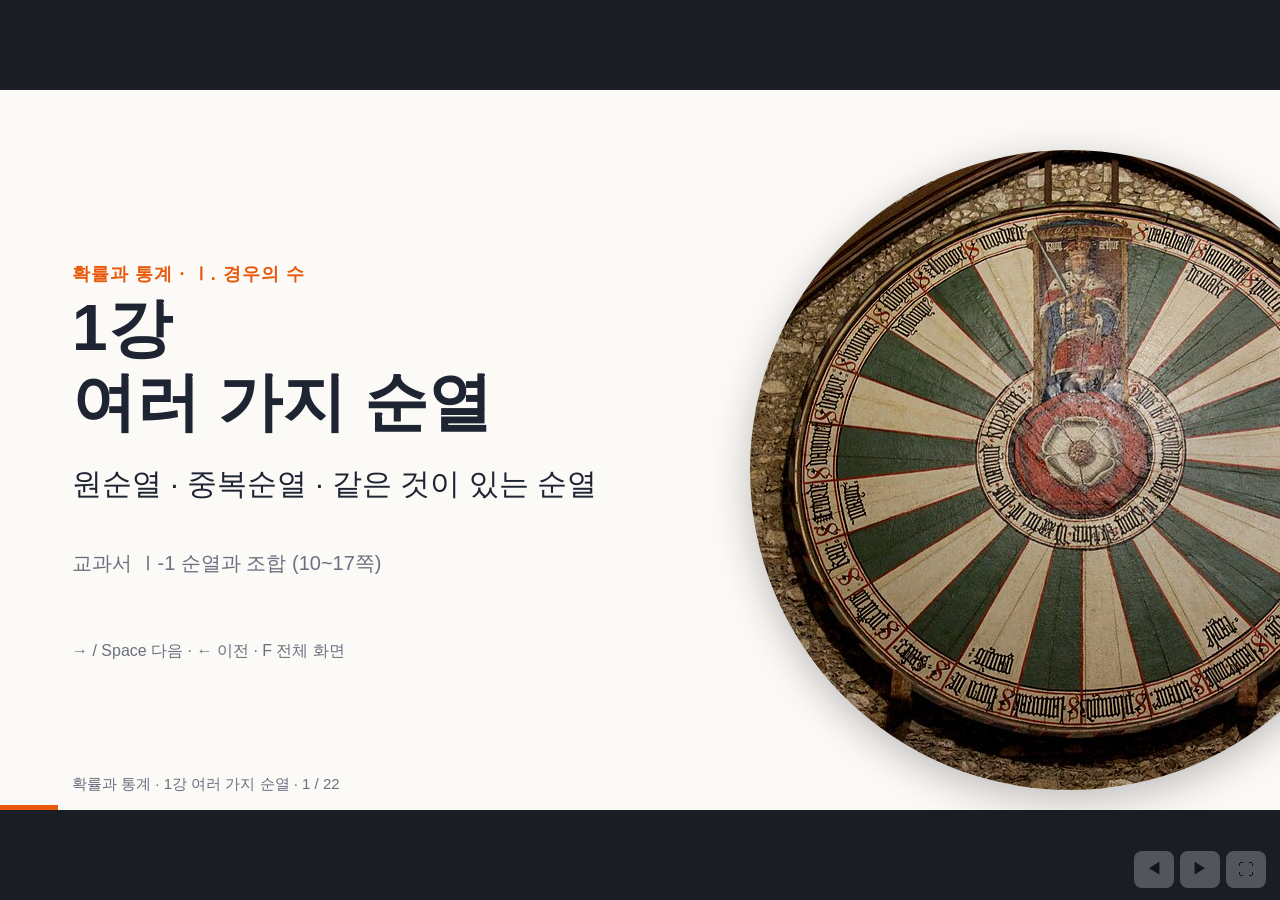
<file: 01_여러가지순열/슬라이드/01_여러가지순열.html>
<!doctype html>
<html lang="ko">
<head>
<meta charset="utf-8">
<meta name="viewport" content="width=device-width, initial-scale=1">
<title>1강 여러 가지 순열</title>
<style>
:root{
  --bg:#fbfaf7; --ink:#1f2433; --mute:#6b7080; --line:#e3e1da; --card:#ffffff;
  --acc:#e8590c; --acc-soft:#fff0e6; --blue:#1c7ed6; --blue-soft:#e7f1fc;
  --green:#2b8a3e; --green-soft:#e6f4ea; --purple:#7048e8; --wood:#c9a273;
}
*{box-sizing:border-box}
html,body{margin:0;height:100%;background:#1b1d24;overflow:hidden;
  font-family:"Noto Sans KR","Malgun Gothic","Apple SD Gothic Neo",sans-serif;color:var(--ink)}
#stage{position:absolute;left:50%;top:50%;width:1280px;height:720px;background:var(--bg);
  transform-origin:center;overflow:hidden}
.slide{position:absolute;inset:0;padding:52px 72px 60px;display:none}
.slide.active{display:block}
.kicker{font-size:18px;font-weight:700;color:var(--acc);letter-spacing:.06em;margin-bottom:6px}
h1{font-size:64px;margin:0;line-height:1.15}
h2{font-size:42px;margin:0 0 22px;line-height:1.2}
h3{font-size:28px;margin:0 0 10px}
p,li{font-size:26px;line-height:1.55;margin:0 0 10px}
ul{padding-left:1.1em;margin:0}
.mute{color:var(--mute)}
.acc{color:var(--acc)} .blue{color:var(--blue)} .green{color:var(--green)}
b.hl{background:linear-gradient(transparent 60%,#ffd8a8 60%)}
.row{display:flex;gap:36px;align-items:flex-start}
.col{flex:1;min-width:0}
.card{background:var(--card);border:1px solid var(--line);border-radius:18px;padding:22px 26px;
  box-shadow:0 2px 10px rgba(0,0,0,.04)}
.box{border-radius:16px;padding:18px 24px;font-size:26px}
.box.acc{background:var(--acc-soft);color:var(--ink);border-left:6px solid var(--acc)}
.box.blue{background:var(--blue-soft);color:var(--ink);border-left:6px solid var(--blue)}
.box.green{background:var(--green-soft);color:var(--ink);border-left:6px solid var(--green)}
.formula{font-size:40px;font-weight:700;text-align:center;padding:14px 0}
.photo{width:100%;border-radius:16px;display:block;object-fit:cover;box-shadow:0 6px 20px rgba(0,0,0,.12)}
.cap{font-size:15px;color:var(--mute);margin-top:6px}
.tag{display:inline-block;font-size:17px;font-weight:700;padding:3px 12px;border-radius:99px;
  background:var(--acc-soft);color:var(--acc);margin-bottom:8px}
.tag.blue{background:var(--blue-soft);color:var(--blue)}
.tag.green{background:var(--green-soft);color:var(--green)}
button.ui{font:inherit;font-size:19px;font-weight:700;border:0;border-radius:12px;padding:10px 18px;
  background:var(--ink);color:#fff;cursor:pointer}
button.ui.ghost{background:transparent;color:var(--ink);border:2px solid var(--ink)}
button.ui:active{transform:translateY(1px)}
/* step reveal */
.f{opacity:0;transform:translateY(14px);transition:opacity .5s,transform .5s}
.f.on{opacity:1;transform:none}
.f.pop.on{animation:pop .45s}
@keyframes pop{0%{transform:scale(.8)}60%{transform:scale(1.06)}100%{transform:scale(1)}}
/* math */
.frac{display:inline-flex;flex-direction:column;vertical-align:middle;text-align:center;line-height:1.15;margin:0 .1em}
.frac>span:first-child{border-bottom:.08em solid currentColor;padding:0 .2em}
.frac>span:last-child{padding:0 .2em}
.sb{font-size:.62em;vertical-align:-.32em;font-style:italic}
.su{font-size:.62em;vertical-align:.55em}
.sym{white-space:nowrap}
/* chrome */
#bar{position:absolute;left:0;bottom:0;height:5px;background:var(--acc);transition:width .3s;z-index:5}
#foot{position:absolute;left:72px;right:72px;bottom:16px;display:flex;justify-content:space-between;
  font-size:15px;color:var(--mute);z-index:5;pointer-events:none}
#nav{position:fixed;right:14px;bottom:12px;display:flex;gap:6px;z-index:10;opacity:.25;transition:opacity .2s}
#nav:hover{opacity:1}
#nav button{font-size:16px;border:0;border-radius:8px;padding:8px 12px;background:#fff;cursor:pointer}
#help{position:fixed;left:14px;bottom:12px;font-size:13px;color:#aaa;z-index:10;opacity:.6;font-family:sans-serif}

/* --- slide specific --- */
.cover-img{position:absolute;right:-110px;top:60px;width:640px;height:640px;border-radius:50%;
  object-fit:cover;animation:spin 90s linear infinite;box-shadow:0 10px 40px rgba(0,0,0,.25)}
@keyframes spin{to{transform:rotate(360deg)}}
.qcards{display:grid;grid-template-columns:repeat(3,1fr);gap:26px}
.qcards img{height:190px}
.qcards p{font-size:24px;font-weight:700;margin-top:12px}
.slots{display:flex;gap:16px;justify-content:center;margin:24px 0}
.slot{width:120px;height:120px;border:3px dashed var(--line);border-radius:18px;display:flex;
  align-items:center;justify-content:center;font-size:46px;font-weight:800;background:#fff}
.slot span{opacity:0;transform:scale(.5);transition:.4s}
.on .slot span, .slot.on span{opacity:1;transform:none}
.reading{display:flex;flex-direction:column;gap:10px}
.reading div{font-size:40px;font-weight:800;letter-spacing:.25em;font-family:Consolas,monospace}
.mini-grid{display:grid;grid-template-columns:repeat(3,1fr);gap:14px}
.mini-grid svg{width:100%;height:150px;background:#fff;border:1px solid var(--line);border-radius:14px}
.mini-grid .f{transition-delay:calc(var(--i)*.12s)}
table.t{border-collapse:collapse;font-size:24px;width:100%}
table.t th,table.t td{border-bottom:1px solid var(--line);padding:9px 12px;text-align:center}
table.t th{color:var(--mute);font-weight:700;font-size:20px}
.wheels{display:flex;gap:14px;justify-content:center;padding:18px;background:#d9dde3;border-radius:18px;
  box-shadow:inset 0 2px 8px rgba(0,0,0,.2)}
.wheel{width:84px;height:96px;overflow:hidden;border-radius:10px;background:linear-gradient(#bfc5cd,#fff 30%,#fff 70%,#bfc5cd);
  cursor:pointer;box-shadow:inset 0 0 0 2px #9aa2ad}
.strip{transition:transform .25s}
.strip div{height:96px;display:flex;align-items:center;justify-content:center;font-size:58px;font-weight:800;
  font-family:Consolas,monospace}
.counter{font-size:30px;font-weight:800;text-align:center;margin-top:14px}
.cells{display:flex;gap:10px;align-items:center;font-size:30px;font-weight:800;justify-content:center;margin:8px 0}
.cell{width:72px;height:72px;border-radius:14px;display:flex;align-items:center;justify-content:center;
  background:#fff;border:3px solid var(--line);font-size:34px}
.cell.b{border-color:var(--blue);color:var(--blue)} .cell.a{border-color:var(--acc);color:var(--acc)}
.morse{display:flex;flex-wrap:wrap;gap:16px}
.code{display:flex;gap:10px;align-items:center;padding:14px 18px;background:#fff;border:1px solid var(--line);border-radius:14px}
.dot{width:20px;height:20px;border-radius:50%;background:var(--ink)}
.dash{width:56px;height:20px;border-radius:10px;background:var(--ink)}
#labelRows{position:relative;height:430px}
.lrow{position:absolute;left:0;display:flex;gap:6px;transition:transform .8s,opacity .8s}
.tile{width:44px;height:30px;border-radius:7px;display:flex;align-items:center;justify-content:center;
  font-size:21px;font-weight:800;color:#fff;transition:background .6s}
.tile sub{font-size:13px;margin-left:1px;transition:opacity .5s}
.stripped .tile sub{opacity:0}
.stripped .tile.a{background:var(--acc)!important} .stripped .tile.b{background:var(--blue)!important}
.collapsed .lrow:not(:first-child){transform:translateY(var(--up));opacity:0}
.paths{display:grid;grid-template-columns:repeat(5,1fr);gap:8px}
.paths svg{width:100%;background:#fff;border:1px solid var(--line);border-radius:8px}
.paths .f{transition-delay:calc(var(--i)*.06s)}
.chart{display:flex;align-items:flex-end;gap:6px;height:330px;padding:0 6px;border-bottom:2px solid var(--ink);position:relative}
.bcol{flex:1;position:relative;height:100%}
.bfill{position:absolute;bottom:0;left:0;right:0;background:#c5cad3;border-radius:5px 5px 0 0;transition:height .35s}
.bcol.s9 .bfill{background:var(--blue)} .bcol.s10 .bfill{background:var(--acc)}
.btheo{position:absolute;left:-2px;right:-2px;height:0;border-top:3px dashed var(--ink);opacity:.55}
.blabels{display:flex;gap:6px;padding:4px 6px 0}
.blabels div{flex:1;text-align:center;font-size:17px;font-weight:700}
.legend{font-size:18px;color:var(--mute)}
.sumtbl td,.sumtbl th{font-size:21px;padding:3px 10px;text-align:left}
.credits li{font-size:15px;line-height:1.5;margin:0 0 4px}

@media print{
  html,body{overflow:visible;background:#fff;height:auto}
  #stage{position:relative;left:0;top:0;transform:none!important;height:auto;overflow:visible}
  .slide{display:block!important;position:relative;height:720px;break-after:page;overflow:hidden}
  .f{opacity:1!important;transform:none!important}
  #nav,#bar,#help,#foot{display:none}
  .cover-img{animation:none}
  @page{size:1280px 720px;margin:0}
}
</style>
</head>
<body>
<div id="stage">

<!-- 1 표지 -->
<section class="slide" id="s-cover">
  <img class="cover-img" src="../이미지/roundtable.jpg" alt="윈체스터 원탁">
  <div style="position:relative;width:640px;margin-top:120px">
    <div class="kicker">확률과 통계 · Ⅰ. 경우의 수</div>
    <h1>1강<br>여러 가지 순열</h1>
    <p style="font-size:30px;margin-top:22px">원순열 · 중복순열 · 같은 것이 있는 순열</p>
    <p class="mute" style="font-size:20px;margin-top:40px">교과서 Ⅰ-1 순열과 조합 (10~17쪽)</p>
    <p class="mute" style="font-size:16px;margin-top:60px">→ / Space 다음 · ← 이전 · F 전체 화면</p>
  </div>
</section>

<!-- 2 오늘의 질문 -->
<section class="slide" data-steps="4">
  <div class="kicker">오늘의 질문</div>
  <h2>오늘은 이 세 가지 질문에 답합니다</h2>
  <div class="qcards">
    <div class="f" data-step="1"><img class="photo" src="../이미지/roundtable.jpg" alt=""><p>① 원탁에 둘러앉는<br>방법은 몇 가지?</p></div>
    <div class="f" data-step="2"><img class="photo" src="../이미지/lock.jpeg" alt=""><p>② 여행 가방 자물쇠의<br>비밀번호는 몇 개?</p></div>
    <div class="f" data-step="3"><img class="photo" src="../이미지/scrabble.jpg" alt=""><p>③ BANANA의 글자를 섞으면<br>몇 가지가 나올까?</p></div>
  </div>
  <div class="box acc f" data-step="4" style="margin-top:22px;font-size:23px">
    <b>학습목표</b> 원순열, 중복순열, 같은 것이 있는 순열을 이해하고, 그 순열의 수를 구할 수 있다.
  </div>
</section>

<!-- 3 복습 -->
<section class="slide" data-steps="3">
  <div class="kicker">준비하기 · 복습</div>
  <h2>순열은 ‘한 줄로 세우기’였습니다</h2>
  <p>서로 다른 깃발 5개를 일렬로 나열하는 방법은?</p>
  <div class="slots f" data-step="1">
    <div class="slot"><span style="transition-delay:.0s">5</span></div>
    <div class="slot"><span style="transition-delay:.25s">4</span></div>
    <div class="slot"><span style="transition-delay:.5s">3</span></div>
    <div class="slot"><span style="transition-delay:.75s">2</span></div>
    <div class="slot"><span style="transition-delay:1s">1</span></div>
  </div>
  <p class="f formula" data-step="2">5 × 4 × 3 × 2 × 1 = 5! = <span class="acc">120</span></p>
  <div class="row f" data-step="3">
    <div class="box blue col">서로 다른 <i>n</i>개에서 <i>r</i>개를 택해 일렬로:<br>
      <span class="sym" style="font-size:30px"><span class="sb">n</span>P<span class="sb">r</span> = <span class="frac"><span>n!</span><span>(n−r)!</span></span></span></div>
    <div class="box acc col"><b>그런데</b> 한 줄이 아니라<br><b class="hl">동그랗게</b> 앉는다면?</div>
  </div>
</section>

<!-- 4 원탁 비유 -->
<section class="slide" data-steps="2">
  <div class="kicker">원순열 · 비유</div>
  <h2>아서왕의 원탁: “상석이 없는 탁자”</h2>
  <div class="row">
    <div style="width:520px"><img class="photo" src="../이미지/roundtable.jpg" style="height:420px" alt="윈체스터 원탁">
      <div class="cap">영국 윈체스터 성에 걸린 ‘아서왕의 원탁’ (13세기 제작)</div></div>
    <div class="col">
      <p>전설 속 아서왕은 기사들 사이에 <b>높고 낮은 자리가 생기지 않도록</b> 둥근 탁자를 만들었다고 합니다.</p>
      <div class="box acc f" data-step="1" style="margin-top:20px">원탁에는 <b>‘첫 번째 자리’가 없다.</b><br>중요한 것은 <b class="hl">누구 옆에 누가 앉았는가</b>뿐.</div>
      <div class="box blue f" data-step="2" style="margin-top:16px">그래서 <b>회전해서 겹치는 배열은 같은 것</b>으로 봅니다.<br>→ 이런 배열이 <b>원순열</b></div>
    </div>
  </div>
</section>

<!-- 5 회전 애니메이션 -->
<section class="slide" id="s-rot" data-steps="4">
  <div class="kicker">원순열 · 직접 돌려 보기</div>
  <h2>돌려도 같은 자리 배치</h2>
  <div class="row">
    <div style="width:470px;text-align:center">
      <svg id="rotSvg" viewBox="0 0 460 460" width="460" height="460"></svg>
      <button class="ui ghost" id="rotBtn">↻ 90° 돌리기</button>
    </div>
    <div class="col">
      <p class="mute" style="font-size:21px">▲ 표시한 자리부터 시계 방향으로 읽으면</p>
      <div class="reading" id="rotList">
        <div class="on">ABCD</div><div class="f" data-step="1">DABC</div>
        <div class="f" data-step="2">CDAB</div><div class="f" data-step="3">BCDA</div>
      </div>
      <p style="margin-top:14px">한 줄로 읽으면 4가지지만 <b>원탁 위에서는 모두 같은 배열</b>입니다.</p>
      <div class="box acc f" data-step="4">일렬 배열 4! = 24가지가 <b>4개씩 같은 것</b>으로 묶임<br>
        → <span class="frac"><span>4!</span><span>4</span></span> = 3! = <b class="acc">6</b>가지</div>
    </div>
  </div>
</section>

<!-- 6 한 명 고정 -->
<section class="slide" id="s-fix" data-steps="2">
  <div class="kicker">원순열 · 다른 관점</div>
  <h2>요령: 한 사람을 기준으로 <span class="acc">고정</span>하기</h2>
  <div class="row">
    <div style="width:360px">
      <img class="photo" src="../이미지/carousel.jpg" style="height:250px" alt="회전목마">
      <div class="cap">회전목마는 아무리 돌아도 말들의 <b>순서</b>는 그대로입니다.</div>
      <p style="margin-top:18px;font-size:24px">노란 말(A)을 기준으로 잡고 나머지가 그 뒤에 어떤 순서로 오는지만 보면 됩니다.</p>
    </div>
    <div class="col">
      <div class="mini-grid f" data-step="1" id="fixGrid"></div>
      <div class="box blue f" data-step="2" style="margin-top:16px">A를 맨 위에 고정하면, 나머지 B, C, D를 <b>한 줄로 세우는 것</b>과 같다 → 3! = <b>6</b></div>
    </div>
  </div>
</section>

<!-- 7 공식 -->
<section class="slide" data-steps="2">
  <div class="kicker">원순열 · 정리</div>
  <h2>원순열의 수</h2>
  <div class="card" style="text-align:center">
    <p style="font-size:24px">서로 다른 <i>n</i>개를 원형으로 배열하는 원순열의 수는</p>
    <div class="formula" style="font-size:44px;padding:4px 0"><span class="frac"><span>n!</span><span>n</span></span> = (n − 1)!</div>
  </div>
  <div class="row" style="margin-top:18px">
    <div class="col f" data-step="1">
      <div class="box acc"><b>나누기 관점</b><br>일렬 배열 n!가지를 회전으로 겹치는 <b>n개씩</b> 묶는다</div>
      <div class="box blue" style="margin-top:12px"><b>고정 관점</b><br>한 명을 고정하고 나머지 <b>(n−1)명을 줄 세운다</b></div>
    </div>
    <div class="col f" data-step="2">
      <table class="t">
        <tr><th>n</th><th>일렬 n!</th><th>원형 (n−1)!</th></tr>
        <tr><td>3</td><td>6</td><td class="acc"><b>2</b></td></tr>
        <tr><td>4</td><td>24</td><td class="acc"><b>6</b></td></tr>
        <tr><td>5</td><td>120</td><td class="acc"><b>24</b></td></tr>
        <tr><td>6</td><td>720</td><td class="acc"><b>120</b></td></tr>
      </table>
    </div>
  </div>
</section>

<!-- 8 예제1: 묶기 -->
<section class="slide" id="s-tie" data-steps="4">
  <div class="kicker">예제 1 · 교과서 12쪽</div>
  <h2>회장과 부회장이 <span class="acc">이웃하게</span> 앉는 경우</h2>
  <div class="row">
    <div style="width:440px"><svg id="tieSvg" viewBox="0 0 440 440" width="440" height="440"></svg></div>
    <div class="col">
      <p>회장·부회장을 포함한 5명이 원탁에 둘러앉을 때</p>
      <div class="box blue f" data-step="1">⑴ 5명이 앉는 경우: (5−1)! = 4! = <b>24</b></div>
      <div class="box acc f" data-step="2" style="margin-top:12px">⑵ <b>비유: 끈으로 묶기</b><br>꼭 붙어 앉을 두 사람은 <b>한 사람</b>으로 본다 → 4명의 원순열</div>
      <p class="f formula" data-step="3" style="font-size:32px">(4−1)! = 3! = 6</p>
      <div class="f" data-step="4">
        <p>묶음 안에서 두 사람이 <b>자리를 바꾸는</b> 경우 2! = 2</p>
        <p class="formula" style="font-size:34px">6 × 2 = <span class="acc">12</span></p>
      </div>
    </div>
  </div>
</section>

<!-- 9 문제 -->
<section class="slide" data-steps="4">
  <div class="kicker">함께 풀기 · 교과서 12쪽 문제 1, 2</div>
  <h2>풀어 봅시다</h2>
  <div class="row">
    <div class="col card">
      <span class="tag">문제 1</span>
      <p style="font-size:23px">할머니와 할아버지를 포함한 가족 6명이 원형 식탁에 둘러앉는다.</p>
      <p style="font-size:23px">⑴ 6명이 앉는 경우의 수<br>⑵ 할머니와 할아버지가 <b>마주 보고</b> 앉는 경우의 수</p>
      <div class="box blue f" data-step="1" style="font-size:22px">⑴ (6−1)! = 5! = <b>120</b></div>
      <div class="box acc f" data-step="2" style="font-size:22px;margin-top:10px">⑵ 할머니를 <b>고정</b>하면 할아버지 자리는 맞은편 <b>한 곳</b>으로 정해짐.<br>나머지 4명이 남은 4자리에: 4! = <b>24</b></div>
    </div>
    <div class="col card">
      <span class="tag blue">문제 2</span>
      <div class="row" style="gap:18px">
        <p class="col" style="font-size:23px">정팔각형 구절판(가운데 1칸 + 둘레 8칸)에 서로 다른 간식 9가지를 담는 방법은?<br><span class="mute" style="font-size:19px">(회전하여 일치하면 같은 것)</span></p>
        <svg viewBox="0 0 160 160" width="150" height="150" aria-hidden="true">
          <polygon points="80,6 132,28 154,80 132,132 80,154 28,132 6,80 28,28" fill="#f3d9b1" stroke="#8a5a2b" stroke-width="3"/>
          <g stroke="#8a5a2b" stroke-width="2"><line x1="80" y1="80" x2="80" y2="6"/><line x1="80" y1="80" x2="132" y2="28"/><line x1="80" y1="80" x2="154" y2="80"/><line x1="80" y1="80" x2="132" y2="132"/><line x1="80" y1="80" x2="80" y2="154"/><line x1="80" y1="80" x2="28" y2="132"/><line x1="80" y1="80" x2="6" y2="80"/><line x1="80" y1="80" x2="28" y2="28"/></g>
          <circle cx="80" cy="80" r="30" fill="#e8590c" stroke="#8a5a2b" stroke-width="3"/>
        </svg>
      </div>
      <div class="box blue f" data-step="3" style="font-size:22px">가운데 칸은 회전해도 그대로 → <b>가운데에 올 간식 고르기</b>: 9가지</div>
      <div class="box acc f" data-step="4" style="font-size:22px;margin-top:10px">남은 8가지는 둘레에 원순열: (8−1)! = 7!<br>→ 9 × 7! = <b>45360</b></div>
    </div>
  </div>
</section>

<!-- 10 자물쇠 -->
<section class="slide" id="s-lock" data-steps="2">
  <div class="kicker">중복순열 · 비유</div>
  <h2>여행 가방 자물쇠: 같은 숫자를 <span class="blue">다시 써도</span> 된다</h2>
  <div class="row">
    <div style="width:470px"><img class="photo" src="../이미지/lock.jpeg" style="height:330px" alt="세 자리 다이얼 자물쇠">
      <p style="margin-top:14px;font-size:24px">세 자리 비밀번호. 각 자리에 0~9 중 아무 숫자나.<br><span class="mute">예: 007, 112, 999 …</span></p></div>
    <div class="col">
      <div class="wheels" id="wheels"></div>
      <div class="counter" id="lockCount">000</div>
      <div style="text-align:center;margin-top:8px;display:flex;gap:10px;justify-content:center">
        <button class="ui" id="lockRun">000부터 999까지 세어 보기</button>
        <button class="ui ghost" id="lockReset">처음으로</button>
      </div>
      <p class="mute" style="font-size:18px;text-align:center;margin-top:6px">다이얼을 클릭하면 한 칸씩 돌아갑니다</p>
      <p class="f formula" data-step="1">10 × 10 × 10 = 10<span class="su">3</span> = <span class="blue">1000</span></p>
      <div class="box blue f" data-step="2">자리마다 <b>똑같이 10가지</b>. 앞에서 쓴 숫자가 줄어들지 않는다!</div>
    </div>
  </div>
</section>

<!-- 11 중복순열 정의 -->
<section class="slide" data-steps="3">
  <div class="kicker">중복순열 · 정리</div>
  <h2>순열 vs 중복순열</h2>
  <div class="row">
    <div class="col card">
      <span class="tag">순열 · 중복 ✕</span>
      <div class="cells"><div class="cell a">5</div>×<div class="cell a">4</div>×<div class="cell a">3</div></div>
      <p style="text-align:center"><span class="sym"><span class="sb">5</span>P<span class="sb">3</span></span> = 60 <span class="mute" style="font-size:20px">(쓴 것은 빠진다)</span></p>
    </div>
    <div class="col card f" data-step="1">
      <span class="tag blue">중복순열 · 중복 ○</span>
      <div class="cells"><div class="cell b">5</div>×<div class="cell b">5</div>×<div class="cell b">5</div></div>
      <p style="text-align:center"><span class="sym"><span class="sb">5</span>Π<span class="sb">3</span></span> = 5<span class="su">3</span> = 125 <span class="mute" style="font-size:20px">(매번 다시 5개)</span></p>
    </div>
  </div>
  <div class="card f" data-step="2" style="margin-top:16px;text-align:center;padding:14px 26px">
    <p style="font-size:23px;margin:0">서로 다른 <i>n</i>개에서 중복을 허용하여 <i>r</i>개를 택하는 중복순열의 수</p>
    <div class="formula" style="font-size:42px;padding:6px 0"><span class="sym"><span class="sb">n</span>Π<span class="sb">r</span></span> = n × n × ⋯ × n = n<span class="su">r</span></div>
  </div>
  <div class="row f" data-step="3" style="margin-top:16px">
    <div class="box green col" style="font-size:22px">Π(파이)는 <b>곱(Product)</b>의 P에 해당하는 그리스 문자</div>
    <div class="box acc col" style="font-size:22px">순열은 n ≥ r이어야 하지만 중복순열은 <b>n &lt; r도 가능</b><br>예: <span class="sym"><span class="sb">3</span>Π<span class="sb">4</span></span> = 3<span class="su">4</span> = 81</div>
  </div>
</section>

<!-- 12 누가 고르는가 -->
<section class="slide" id="s-choose" data-steps="2">
  <div class="kicker">중복순열 · 자주 하는 실수</div>
  <h2>밑과 지수, 헷갈리지 않으려면: <span class="acc">누가 고르는가?</span></h2>
  <div class="row">
    <div style="width:520px;text-align:center">
      <svg id="chooseSvg" viewBox="0 0 520 380" width="520" height="380"></svg>
      <div style="display:flex;gap:10px;justify-content:center">
        <button class="ui" id="chooseOne">다시 고르기</button>
        <button class="ui ghost" id="chooseMany">200번 자동</button>
      </div>
    </div>
    <div class="col">
      <p style="font-size:23px">학생 4명이 방과후 활동으로 농구·야구·축구 중 하나씩 고른다. <span class="mute">(교과서 24쪽 08번)</span></p>
      <p class="counter" id="chooseInfo" style="text-align:left;font-size:24px">지금까지 나온 서로 다른 결과: 0가지</p>
      <div class="box acc f" data-step="1">학생마다 <b>3가지</b> 중 선택 → 3 × 3 × 3 × 3 = 3<span class="su">4</span> = <b>81</b><br><span class="mute" style="font-size:21px">4<span class="su">3</span> = 64가 아니다!</span></div>
      <div class="box blue f" data-step="2" style="margin-top:12px;font-size:23px"><b>고르는 쪽의 수 → 지수 r</b><br><b>골라지는 쪽의 수 → 밑 n</b><br><span class="mute" style="font-size:20px">(함수 f : X → Y의 개수 = |Y|<span class="su">|X|</span>)</span></div>
    </div>
  </div>
</section>

<!-- 13 예제2 -->
<section class="slide" data-steps="3">
  <div class="kicker">예제 2 · 교과서 14쪽</div>
  <h2>0, 1, 2, 3으로 만드는 네 자리 자연수</h2>
  <p>중복을 허용할 때, 네 자리 자연수는 몇 개?</p>
  <div class="cells" style="margin:22px 0">
    <div class="cell a f pop" data-step="1">3</div>×<div class="cell b f pop" data-step="2">4</div>×<div class="cell b f pop" data-step="2">4</div>×<div class="cell b f pop" data-step="2">4</div>
  </div>
  <div class="row">
    <div class="box acc col f" data-step="1">천의 자리에는 <b>0이 올 수 없다</b> → 1, 2, 3의 3가지</div>
    <div class="box blue col f" data-step="2">나머지 세 자리는 0~3 아무거나 → <span class="sym"><span class="sb">4</span>Π<span class="sb">3</span></span> = 64</div>
  </div>
  <p class="formula f" data-step="3">3 × 64 = <span class="acc">192</span></p>
  <p class="f mute" data-step="3" style="font-size:21px;text-align:center">해 보기: a, b, c, d, e, f 중 3개를 택하는 중복순열 중 <b>자음으로 시작</b>하는 것은? (답: 4 × 6<span class="su">2</span> = 144)</p>
</section>

<!-- 14 모스 부호 -->
<section class="slide" data-steps="3">
  <div class="kicker">같은 것이 있는 순열 · 비유</div>
  <h2>모스 부호: 점 2개와 선 2개로 만드는 신호</h2>
  <div class="row">
    <div style="width:430px"><img class="photo" src="../이미지/morse.jpg" style="height:320px" alt="옛 전신기의 모스 키">
      <div class="cap">전신기의 모스 키. 짧게(•) 길게(—) 눌러 글자를 보냈다.</div></div>
    <div class="col">
      <div class="morse f" data-step="1" id="morseList"></div>
      <div class="box acc f" data-step="2" style="margin-top:18px">네 칸을 일렬로 나열하니 4! = 24일 것 같은데… 실제로는 <b>6가지</b>.</div>
      <div class="box blue f" data-step="3" style="margin-top:12px">점끼리, 선끼리는 <b>서로 구별이 안 된다.</b><br>→ 같은 것이 있으면 겹치는 만큼 <b>나눠야</b> 한다</div>
    </div>
  </div>
</section>

<!-- 15 이름표 떼기 -->
<section class="slide" id="s-label" data-steps="4">
  <div class="kicker">같은 것이 있는 순열 · 원리</div>
  <h2>이름표를 <span class="acc">붙였다가</span> <span class="blue">떼어</span> 보자</h2>
  <div class="row">
    <div style="width:330px"><div id="labelRows"></div></div>
    <div class="col">
      <p>a 3개, b 2개를 일렬로 나열하는 방법은?</p>
      <div class="box acc f" data-step="1" style="font-size:23px">① 이름표를 붙이면 a₁ a₂ a₃ b₁ b₂는 모두 다르다 → <b>5! = 120</b>가지<br><span class="mute" style="font-size:20px">왼쪽은 그중 ‘aaabb’ 모양인 것만 모은 것</span></div>
      <div class="box blue f" data-step="2" style="margin-top:12px;font-size:23px">② 이름표를 떼면 왼쪽 <b>3! × 2! = 12</b>가지가 모두 ‘aaabb’ 하나로 겹친다</div>
      <div class="f" data-step="4" style="margin-top:12px">
        <p class="formula" style="font-size:38px"><span class="frac"><span>5!</span><span>3! × 2!</span></span> = <span class="frac"><span>120</span><span>12</span></span> = <span class="acc">10</span></p>
        <p class="mute" style="font-size:20px;text-align:center;font-family:Consolas,monospace">aaabb aabab aabba abaab ababa<br>abbaa baaab baaba babaa bbaaa</p>
      </div>
    </div>
  </div>
</section>

<!-- 16 공식 -->
<section class="slide" data-steps="3">
  <div class="kicker">같은 것이 있는 순열 · 정리</div>
  <h2>같은 것이 있는 순열의 수</h2>
  <div class="card" style="text-align:center">
    <p style="font-size:23px"><i>n</i>개 중에서 서로 같은 것이 각각 <i>p</i>개, <i>q</i>개, …, <i>r</i>개씩 있을 때, 일렬로 나열하는 순열의 수는</p>
    <div class="formula" style="font-size:48px"><span class="frac"><span>n!</span><span>p! × q! × ⋯ × r!</span></span> <span style="font-size:22px;font-weight:400" class="mute">(단, p + q + ⋯ + r = n)</span></div>
  </div>
  <div class="row" style="margin-top:20px">
    <div class="col box green f" data-step="1" style="font-size:23px">1, 1, 2, 2, 3으로 만드는 다섯 자리 자연수<br><span class="frac"><span>5!</span><span>2!×2!×1!</span></span> = <b>30</b></div>
    <div class="col box acc f" data-step="2" style="font-size:23px"><b>BANANA</b> (a 3개, n 2개, b 1개)<br>⑴ <span class="frac"><span>6!</span><span>3!×2!</span></span> = <b>60</b></div>
    <div class="col box blue f" data-step="3" style="font-size:23px">⑵ n이 양 끝에: n□□□□n<br>가운데 b, a, a, a → <span class="frac"><span>4!</span><span>3!</span></span> = <b>4</b></div>
  </div>
</section>

<!-- 17 최단 경로 -->
<section class="slide" id="s-grid" data-steps="2">
  <div class="kicker">예제 3 · 교과서 16쪽</div>
  <h2>바둑판 길에서 최단 거리로 가기</h2>
  <div class="row">
    <div style="width:470px;text-align:center">
      <svg id="gridSvg" viewBox="0 0 460 260" width="460" height="260"></svg>
      <div class="counter" id="gridWord" style="font-family:Consolas,monospace;letter-spacing:.15em">→→→→↑↑</div>
      <button class="ui" id="gridBtn">다른 길 보기</button>
      <p style="font-size:22px;margin-top:16px">어떤 최단 경로든 <b class="acc">→ 4번</b>, <b class="blue">↑ 2번</b>.<br>길 = 화살표 6개를 나열하는 <b>순서</b>!</p>
    </div>
    <div class="col">
      <div class="paths f" data-step="1" id="pathGrid"></div>
      <p class="formula f" data-step="2" style="font-size:36px"><span class="frac"><span>6!</span><span>4! × 2!</span></span> = <span class="acc">15</span>가지</p>
    </div>
  </div>
</section>

<!-- 18 갈릴레이 -->
<section class="slide" data-steps="3">
  <div class="kicker">수학 이야기 · 교과서 17쪽</div>
  <h2>갈릴레이의 주사위 문제</h2>
  <div class="row">
    <div style="width:250px"><img class="photo" src="../이미지/galileo.jpg" style="height:310px" alt="갈릴레오 갈릴레이 초상">
      <div class="cap">갈릴레이(1564~1642), 수스테르만스 그림</div></div>
    <div class="col">
      <p style="font-size:23px">“주사위 3개의 합이 9인 조합도, 10인 조합도 6가지씩인데 왜 <b>10이 더 자주</b> 나오나요?”</p>
      <table class="t sumtbl">
        <tr><th>합 9</th><th class="f" data-step="1">경우</th><th>합 10</th><th class="f" data-step="1">경우</th></tr>
        <tr><td>(1,2,6)</td><td class="f" data-step="1">3! = 6</td><td>(1,3,6)</td><td class="f" data-step="1">6</td></tr>
        <tr><td>(1,3,5)</td><td class="f" data-step="1">6</td><td>(1,4,5)</td><td class="f" data-step="1">6</td></tr>
        <tr><td>(2,3,4)</td><td class="f" data-step="1">6</td><td>(2,3,5)</td><td class="f" data-step="1">6</td></tr>
        <tr><td>(1,4,4)</td><td class="f" data-step="1">3!/2! = 3</td><td>(2,2,6)</td><td class="f" data-step="1">3</td></tr>
        <tr><td>(2,2,5)</td><td class="f" data-step="1">3</td><td>(2,4,4)</td><td class="f" data-step="1">3</td></tr>
        <tr><td>(3,3,3)</td><td class="f" data-step="1">1</td><td>(3,3,4)</td><td class="f" data-step="1">3</td></tr>
        <tr class="f" data-step="2"><td><b>합계</b></td><td><b class="blue">25</b></td><td><b>합계</b></td><td><b class="acc">27</b></td></tr>
      </table>
      <div class="box acc f" data-step="3" style="margin-top:10px;font-size:21px;padding:12px 20px">핵심: 주사위 3개를 <b>색으로 구별</b>하면 (3,3,3)은 1가지, (3,3,4)는 3가지 — 같은 것이 있는 순열!</div>
    </div>
  </div>
</section>

<!-- 19 시뮬레이션 -->
<section class="slide" id="s-sim">
  <div class="kicker">실험 · 직접 던져 보기</div>
  <h2>정말 10이 더 자주 나올까?</h2>
  <div class="row">
    <div class="col" style="flex:2.1">
      <div class="chart" id="chart"></div>
      <div class="blabels" id="chartLabels"></div>
      <p class="legend" style="margin-top:6px">막대: 실험 상대도수 · 점선: 이론값 (경우의 수 ÷ 216)</p>
    </div>
    <div class="col">
      <img class="photo" src="../이미지/dice.jpg" style="height:130px" alt="주사위">
      <div style="display:flex;gap:8px;flex-wrap:wrap;margin:14px 0">
        <button class="ui" data-roll="10">10번</button>
        <button class="ui" data-roll="100">100번</button>
        <button class="ui" data-roll="1000">1000번</button>
        <button class="ui ghost" id="simReset">초기화</button>
      </div>
      <p id="simTotal" style="font-size:24px">던진 횟수: 0</p>
      <p style="font-size:22px"><b class="blue">합 9</b>: <span id="sim9">0</span><br><span class="mute" style="font-size:18px">이론 25/216 ≈ 11.6%</span></p>
      <p style="font-size:22px"><b class="acc">합 10</b>: <span id="sim10">0</span><br><span class="mute" style="font-size:18px">이론 27/216 ≈ 12.5%</span></p>
    </div>
  </div>
</section>

<!-- 20 정리 -->
<section class="slide" data-steps="3">
  <div class="kicker">오늘의 정리</div>
  <h2>세 가지 순열, 세 가지 비유</h2>
  <table class="t" style="font-size:24px">
    <tr><th>종류</th><th>비유</th><th>핵심 아이디어</th><th>순열의 수</th></tr>
    <tr class="f" data-step="1"><td><b>원순열</b></td><td>원탁 · 회전목마</td><td>한 명을 고정한다</td><td><b>(n−1)!</b></td></tr>
    <tr class="f" data-step="2"><td><b>중복순열</b></td><td>자물쇠 다이얼</td><td>자리마다 n가지 그대로</td><td><b><span class="sym"><span class="sb">n</span>Π<span class="sb">r</span></span> = n<span class="su">r</span></b></td></tr>
    <tr class="f" data-step="3"><td><b>같은 것이 있는 순열</b></td><td>모스 부호 · 이름표</td><td>구별했다가 겹친 만큼 나눈다</td><td><b><span class="frac"><span>n!</span><span>p!q!⋯r!</span></span></b></td></tr>
  </table>
  <div class="box acc" style="margin-top:26px;font-size:23px">문제를 보면 먼저 물어보기: <b>① 원형인가?</b> <b>② 중복이 허용되는가?</b> <b>③ 같은 것이 있는가?</b></div>
</section>

<!-- 21 연습 -->
<section class="slide" data-steps="1">
  <div class="kicker">연습 문제 · 교과서 23~24쪽 중단원 마무리</div>
  <h2>스스로 풀어 보기</h2>
  <table class="t" style="font-size:23px">
    <tr><th style="width:90px">번호</th><th style="text-align:left">문제</th><th style="width:260px">답</th></tr>
    <tr><td>01</td><td style="text-align:left">정팔각형 탁자에 8명이 둘러앉는 경우의 수</td><td class="f" data-step="1">7! = 5040</td></tr>
    <tr><td>02</td><td style="text-align:left">1~5 중 중복을 허용하여 만드는 세 자리 자연수의 개수</td><td class="f" data-step="1"><span class="sym"><span class="sb">5</span>Π<span class="sb">3</span></span> = 125</td></tr>
    <tr><td>03</td><td style="text-align:left">a, a, b, b, b, c를 일렬로 나열하는 경우의 수</td><td class="f" data-step="1">6!/(2!3!) = 60</td></tr>
    <tr><td>07</td><td style="text-align:left">6명이 원형으로 설 때 A와 B가 이웃하는 경우의 수</td><td class="f" data-step="1">4! × 2! = 48</td></tr>
    <tr><td>10</td><td style="text-align:left">success의 7개 문자를 모음끼리 이웃하게 나열하는 경우의 수</td><td class="f" data-step="1">6!/(3!2!) × 2! = 120</td></tr>
  </table>
</section>

<!-- 22 예고 & 출처 -->
<section class="slide">
  <div class="kicker">다음 시간</div>
  <h2>2강 중복조합: “아이스크림 5개, 맛은 3가지”</h2>
  <p>순서는 상관없고 중복은 허용될 때는? <span class="sym"><span class="sb">n</span>H<span class="sb">r</span></span>를 배웁니다.</p>
  <h3 style="margin-top:34px;font-size:22px">이미지 출처 (Wikimedia Commons)</h3>
  <ul class="credits">
    <li>Winchester Round Table — Photograph by Mike Peel (www.mikepeel.net), CC BY-SA 4.0</li>
    <li>Flying horses carousel — Jared at en.wikipedia, Public domain</li>
    <li>Suitcase combination lock — webandi (Pixabay), CC0</li>
    <li>Old telegraph instruments, morse key and morse sounder — Kannan Shanmugam, Shanmugam Studio, Kollam, CC BY-SA 3.0</li>
    <li>Scrabble letters (modern, Nederlands) — Valentijn Sessink, CC0</li>
    <li>Portrait of Galileo Galilei (Uffizi) — Justus Sustermans, Public domain</li>
    <li>Dice — PierreSelim, CC BY 3.0</li>
  </ul>
  <p class="mute" style="font-size:16px;margin-top:10px">각 이미지의 원본 주소와 라이선스는 이미지 폴더의 출처.json에 있습니다. 문제와 예제는 미래엔 『확률과 통계』 교과서를 참고했습니다.</p>
</section>

  <div id="foot"><span>확률과 통계 · 1강 여러 가지 순열 · <span id="pageNo"></span></span></div>
  <div id="bar"></div>
</div>

<div id="nav" title="→/Space 다음 · ← 이전 · F 전체화면"><button id="prevBtn">◀</button><button id="nextBtn">▶</button><button id="fsBtn">⛶</button></div>

<script>
const $ = (s, r = document) => r.querySelector(s);
const $$ = (s, r = document) => [...r.querySelectorAll(s)];
const NS = "http://www.w3.org/2000/svg";
function el(tag, attrs = {}, parent) {
  const e = document.createElementNS(NS, tag);
  for (const k in attrs) e.setAttribute(k, attrs[k]);
  if (parent) parent.appendChild(e);
  return e;
}
function tween(ms, fn, done) {
  const t0 = performance.now();
  (function frame(t) {
    let p = Math.min(1, (t - t0) / ms);
    const e = p < .5 ? 2 * p * p : 1 - Math.pow(-2 * p + 2, 2) / 2;
    fn(e);
    if (p < 1) requestAnimationFrame(frame); else if (done) done();
  })(t0);
}
const COLORS = { A: "#e8590c", B: "#1c7ed6", C: "#2b8a3e", D: "#7048e8", E: "#c2255c" };

/* ---------- deck engine ---------- */
const stage = $("#stage");
const slides = $$(".slide");
const hooks = {};
let cur = 0, step = 0;
const nSteps = s => +(s.dataset.steps || 0);

function fit() {
  const k = Math.min(innerWidth / 1280, innerHeight / 720);
  stage.style.transform = `translate(-50%,-50%) scale(${k})`;
}
function render(animate) {
  slides.forEach((s, i) => s.classList.toggle("active", i === cur));
  const s = slides[cur];
  $$("[data-step]", s).forEach(e => e.classList.toggle("on", step >= +e.dataset.step));
  if (s.id && hooks[s.id]) hooks[s.id](step, animate);
  $("#bar").style.width = ((cur + 1) / slides.length * 100) + "%";
  $("#pageNo").textContent = `${cur + 1} / ${slides.length}`;
  history.replaceState(null, "", `#${cur + 1}.${step}`);
}
function go(i, st, animate = false) {
  cur = Math.max(0, Math.min(slides.length - 1, i));
  step = Math.max(0, Math.min(nSteps(slides[cur]), st));
  render(animate);
}
function next() {
  if (step < nSteps(slides[cur])) { step++; render(true); }
  else if (cur < slides.length - 1) go(cur + 1, 0);
}
function prev() {
  if (step > 0) { step--; render(false); }
  else if (cur > 0) go(cur - 1, nSteps(slides[cur - 1]));
}
addEventListener("keydown", e => {
  if (["ArrowRight", "PageDown", " ", "Enter"].includes(e.key)) { e.preventDefault(); next(); }
  else if (["ArrowLeft", "PageUp", "Backspace"].includes(e.key)) { e.preventDefault(); prev(); }
  else if (e.key === "Home") go(0, 0);
  else if (e.key === "End") go(slides.length - 1, 0);
  else if (e.key === "f" || e.key === "F") toggleFs();
});
function toggleFs() {
  if (document.fullscreenElement) document.exitFullscreen();
  else document.documentElement.requestFullscreen();
}
$("#nextBtn").onclick = next;
$("#prevBtn").onclick = prev;
$("#fsBtn").onclick = toggleFs;
// buttons inside slides must not steal keyboard focus (Space would re-click them)
document.addEventListener("click", e => { if (e.target.closest("button")) e.target.closest("button").blur(); });
addEventListener("resize", fit);

/* ---------- 5. 원탁 회전 ---------- */
(() => {
  const svg = $("#rotSvg"), cx = 230, cy = 230, R = 168;
  el("circle", { cx, cy, r: 128, fill: "#c9a273", stroke: "#8a5a2b", "stroke-width": 6 }, svg);
  el("circle", { cx, cy, r: 100, fill: "none", stroke: "#8a5a2b", "stroke-width": 2, "stroke-dasharray": "6 8" }, svg);
  el("polygon", { points: `${cx - 14},16 ${cx + 14},16 ${cx},36`, fill: "#1f2433" }, svg);
  const names = ["A", "B", "C", "D"];
  const seats = names.map(n => {
    const g = el("g", {}, svg);
    el("circle", { r: 36, fill: COLORS[n] }, g);
    const t = el("text", { "text-anchor": "middle", dy: "12", "font-size": 34, "font-weight": 800, fill: "#fff" }, g);
    t.textContent = n;
    return g;
  });
  const live = el("text", { x: cx, y: cy + 12, "text-anchor": "middle", "font-size": 34, "font-weight": 800, fill: "#3b2a15", "font-family": "Consolas,monospace" }, svg);
  let angle = 0;
  function place(a) {
    angle = a;
    seats.forEach((g, i) => {
      const th = (-90 + i * 90 + a) * Math.PI / 180;
      g.setAttribute("transform", `translate(${cx + R * Math.cos(th)},${cy + R * Math.sin(th)})`);
    });
    const k = ((Math.round(a / 90) % 4) + 4) % 4;
    live.textContent = [0, 1, 2, 3].map(i => names[((i - k) % 4 + 4) % 4]).join("");
  }
  function rotateTo(target, animate) {
    if (!animate) return place(target);
    const from = angle;
    tween(800, p => place(from + (target - from) * p));
  }
  place(0);
  $("#rotBtn").onclick = () => rotateTo(Math.round(angle / 90) * 90 + 90, true);
  hooks["s-rot"] = (st, animate) => rotateTo(Math.min(st, 3) * 90, animate && st <= 3);
})();

/* ---------- 6. 한 명 고정 ---------- */
(() => {
  const perms = ["BCD", "BDC", "CBD", "CDB", "DBC", "DCB"];
  const grid = $("#fixGrid");
  perms.forEach((p, idx) => {
    const svg = el("svg", { viewBox: "0 0 200 150" });
    svg.classList.add("f"); svg.dataset.step = "1"; svg.style.setProperty("--i", idx);
    el("circle", { cx: 100, cy: 66, r: 32, fill: "#e9d5b7", stroke: "#8a5a2b", "stroke-width": 3 }, svg);
    ("A" + p).split("").forEach((n, i) => {
      const th = (-90 + i * 90) * Math.PI / 180;
      const x = 100 + 48 * Math.cos(th), y = 66 + 48 * Math.sin(th);
      el("circle", { cx: x, cy: y, r: 15, fill: COLORS[n], stroke: n === "A" ? "#1f2433" : "none", "stroke-width": 3 }, svg);
      const t = el("text", { x, y: y + 6, "text-anchor": "middle", "font-size": 16, "font-weight": 800, fill: "#fff" }, svg);
      t.textContent = n;
    });
    const lbl = el("text", { x: 100, y: 143, "text-anchor": "middle", "font-size": 14, fill: "#6b7080" }, svg);
    lbl.textContent = "A 다음: " + p;
    grid.appendChild(svg);
  });
})();

/* ---------- 8. 끈으로 묶기 ---------- */
(() => {
  const svg = $("#tieSvg"), cx = 220, cy = 220, R = 160;
  el("circle", { cx, cy, r: 112, fill: "#c9a273", stroke: "#8a5a2b", "stroke-width": 6 }, svg);
  const rope = el("rect", { rx: 40, fill: "none", stroke: "#e8590c", "stroke-width": 6, "stroke-dasharray": "10 6", opacity: 0 }, svg);
  const people = [["회", "#e8590c"], ["부", "#f08c00"], ["C", COLORS.C], ["D", COLORS.D], ["E", COLORS.E]];
  const gs = people.map(([n, c]) => {
    const g = el("g", {}, svg);
    el("circle", { r: 32, fill: c }, g);
    const t = el("text", { "text-anchor": "middle", dy: "11", "font-size": 28, "font-weight": 800, fill: "#fff" }, g);
    t.textContent = n;
    return g;
  });
  const pt = deg => [cx + R * Math.cos(deg * Math.PI / 180), cy + R * Math.sin(deg * Math.PI / 180)];
  const five = [0, 1, 2, 3, 4].map(i => pt(-90 + 72 * i));
  const top = pt(-90);
  const four = [[top[0] - 34, top[1]], [top[0] + 34, top[1]], pt(0), pt(90), pt(180)];
  const swapped = [four[1], four[0], ...four.slice(2)];
  let pos = five.map(p => p.slice());
  function setPos(ps) {
    pos = ps.map(p => p.slice());
    ps.forEach((p, i) => gs[i].setAttribute("transform", `translate(${p[0]},${p[1]})`));
  }
  function moveTo(target, animate, after) {
    if (!animate) { setPos(target); if (after) after(); return; }
    const from = pos.map(p => p.slice());
    tween(900, e => setPos(from.map((p, i) => [p[0] + (target[i][0] - p[0]) * e, p[1] + (target[i][1] - p[1]) * e])), after);
  }
  rope.setAttribute("x", top[0] - 76); rope.setAttribute("y", top[1] - 42);
  rope.setAttribute("width", 152); rope.setAttribute("height", 84);
  hooks["s-tie"] = (st, animate) => {
    const target = st < 2 ? five : st < 4 ? four : swapped;
    rope.setAttribute("opacity", 0);
    moveTo(target, animate, () => rope.setAttribute("opacity", st >= 2 ? 1 : 0));
  };
  setPos(five);
})();

/* ---------- 10. 자물쇠 ---------- */
(() => {
  const box = $("#wheels"), digits = [0, 0, 0], strips = [];
  for (let i = 0; i < 3; i++) {
    const w = document.createElement("div"); w.className = "wheel";
    const s = document.createElement("div"); s.className = "strip";
    for (let d = 0; d < 10; d++) { const c = document.createElement("div"); c.textContent = d; s.appendChild(c); }
    w.appendChild(s); box.appendChild(w); strips.push(s);
    w.onclick = () => { stop(); digits[i] = (digits[i] + 1) % 10; show(true); };
  }
  const count = $("#lockCount");
  function show(smooth) {
    strips.forEach((s, i) => {
      s.style.transition = smooth ? "" : "none";
      s.style.transform = `translateY(${-digits[i] * 96}px)`;
    });
    count.textContent = digits.join("");
  }
  let timer = null;
  function stop() { if (timer) cancelAnimationFrame(timer); timer = null; }
  $("#lockRun").onclick = () => {
    stop();
    let n = 0;
    (function frame() {
      n = Math.min(999, n + 4);
      digits[0] = Math.floor(n / 100); digits[1] = Math.floor(n / 10) % 10; digits[2] = n % 10;
      show(false);
      if (n < 999) timer = requestAnimationFrame(frame);
      else { timer = null; count.innerHTML = "000 ~ 999 → <span class='blue'>1000가지</span>"; }
    })();
  };
  $("#lockReset").onclick = () => { stop(); digits.fill(0); show(true); };
  show(false);
})();

/* ---------- 12. 누가 고르는가 ---------- */
(() => {
  const svg = $("#chooseSvg");
  const clubs = [["농구", "#e8590c"], ["야구", "#1c7ed6"], ["축구", "#2b8a3e"]];
  const sy = i => 50 + i * 92, cyy = i => 80 + i * 110;
  const lines = [0, 1, 2, 3].map(() => el("path", { fill: "none", "stroke-width": 5, "stroke-linecap": "round" }, svg));
  [0, 1, 2, 3].forEach(i => {
    el("circle", { cx: 80, cy: sy(i), r: 30, fill: "#1f2433" }, svg);
    const t = el("text", { x: 80, y: sy(i) + 8, "text-anchor": "middle", "font-size": 22, "font-weight": 800, fill: "#fff" }, svg);
    t.textContent = "학생" + (i + 1);
    t.setAttribute("font-size", 15);
  });
  clubs.forEach(([n, c], j) => {
    el("rect", { x: 380, y: cyy(j) - 32, width: 120, height: 64, rx: 14, fill: c }, svg);
    const t = el("text", { x: 440, y: cyy(j) + 9, "text-anchor": "middle", "font-size": 24, "font-weight": 800, fill: "#fff" }, svg);
    t.textContent = n;
  });
  const seen = new Set();
  const info = $("#chooseInfo");
  function pick(animate) {
    const ch = [0, 1, 2, 3].map(() => Math.floor(Math.random() * 3));
    seen.add(ch.join(""));
    ch.forEach((j, i) => {
      const d = `M110,${sy(i)} C250,${sy(i)} 250,${cyy(j)} 378,${cyy(j)}`;
      const l = lines[i];
      l.setAttribute("d", d); l.setAttribute("stroke", clubs[j][1]);
      const len = l.getTotalLength();
      l.style.transition = "none";
      l.style.strokeDasharray = len; l.style.strokeDashoffset = animate ? len : 0;
      if (animate) { l.getBoundingClientRect(); l.style.transition = "stroke-dashoffset .6s"; l.style.strokeDashoffset = 0; }
    });
    info.innerHTML = `${ch.map(j => clubs[j][0]).join(" · ")}<br><span style="font-size:20px">지금까지 나온 서로 다른 결과: <b>${seen.size}</b>가지 ${seen.size === 81 ? "(전부 다 나왔다!)" : ""}</span>`;
  }
  $("#chooseOne").onclick = () => pick(true);
  $("#chooseMany").onclick = () => { for (let k = 0; k < 199; k++) pick(false); pick(true); };
  hooks["s-choose"] = () => { if (!seen.size) pick(false); };
})();

/* ---------- 14. 모스 부호 ---------- */
(() => {
  const list = $("#morseList");
  ["..--", ".-.-", ".--.", "-..-", "-.-.", "--.."].forEach(c => {
    const d = document.createElement("div"); d.className = "code";
    c.split("").forEach(ch => { const s = document.createElement("span"); s.className = ch === "." ? "dot" : "dash"; d.appendChild(s); });
    list.appendChild(d);
  });
})();

/* ---------- 15. 이름표 떼기 ---------- */
(() => {
  const box = $("#labelRows");
  const p3 = [[1, 2, 3], [1, 3, 2], [2, 1, 3], [2, 3, 1], [3, 1, 2], [3, 2, 1]];
  const p2 = [[1, 2], [2, 1]];
  const aCol = { 1: "#e8590c", 2: "#f59f00", 3: "#c92a2a" }, bCol = { 1: "#1c7ed6", 2: "#7048e8" };
  let r = 0;
  p3.forEach(a => p2.forEach(b => {
    const row = document.createElement("div"); row.className = "lrow";
    row.style.top = (r * 35) + "px"; row.style.setProperty("--up", (-r * 35) + "px");
    a.forEach(k => row.insertAdjacentHTML("beforeend", `<div class="tile a" style="background:${aCol[k]}">a<sub>${k}</sub></div>`));
    b.forEach(k => row.insertAdjacentHTML("beforeend", `<div class="tile b" style="background:${bCol[k]}">b<sub>${k}</sub></div>`));
    box.appendChild(row); r++;
  }));
  hooks["s-label"] = st => {
    box.style.opacity = st >= 1 ? 1 : .25;
    box.classList.toggle("stripped", st >= 2);
    box.classList.toggle("collapsed", st >= 3);
  };
  box.style.transition = "opacity .5s";
})();

/* ---------- 17. 최단 경로 ---------- */
(() => {
  const svg = $("#gridSvg"), C = 100, ox = 30, oy = 30;
  for (let i = 0; i <= 4; i++) el("line", { x1: ox + i * C, y1: oy, x2: ox + i * C, y2: oy + 2 * C, stroke: "#c9ccd3", "stroke-width": 4 }, svg);
  for (let j = 0; j <= 2; j++) el("line", { x1: ox, y1: oy + j * C, x2: ox + 4 * C, y2: oy + j * C, stroke: "#c9ccd3", "stroke-width": 4 }, svg);
  const path = el("polyline", { fill: "none", stroke: "#e8590c", "stroke-width": 9, "stroke-linejoin": "round", "stroke-linecap": "round" }, svg);
  [["A", ox, oy + 2 * C, "#1f2433"], ["B", ox + 4 * C, oy, "#1f2433"]].forEach(([n, x, y, c]) => {
    el("circle", { cx: x, cy: y, r: 22, fill: c }, svg);
    const t = el("text", { x, y: y + 8, "text-anchor": "middle", "font-size": 22, "font-weight": 800, fill: "#fff" }, svg);
    t.textContent = n;
  });
  // all 15 words: choose 2 of 6 positions for ↑
  const words = [];
  for (let i = 0; i < 6; i++) for (let j = i + 1; j < 6; j++)
    words.push([0, 1, 2, 3, 4, 5].map(k => (k === i || k === j) ? "U" : "R"));
  const pts = (w, c, x0, y0) => {
    let x = 0, y = 0; const out = [[x0, y0 + 2 * c]];
    w.forEach(m => { if (m === "R") x++; else y++; out.push([x0 + x * c, y0 + (2 - y) * c]); });
    return out.map(p => p.join(",")).join(" ");
  };
  let idx = 0;
  function draw(animate) {
    const w = words[idx];
    path.setAttribute("points", pts(w, C, ox, oy));
    const len = 6 * C;
    path.style.transition = "none";
    path.style.strokeDasharray = len; path.style.strokeDashoffset = animate ? len : 0;
    if (animate) { path.getBoundingClientRect(); path.style.transition = "stroke-dashoffset 1s ease"; path.style.strokeDashoffset = 0; }
    $("#gridWord").textContent = w.map(m => m === "R" ? "→" : "↑").join("");
  }
  $("#gridBtn").onclick = () => { idx = (idx + 1 + Math.floor(Math.random() * 13)) % 15; draw(true); };
  const g = $("#pathGrid");
  words.forEach((w, k) => {
    const s = el("svg", { viewBox: "0 0 100 60" });
    s.classList.add("f"); s.dataset.step = "1"; s.style.setProperty("--i", k);
    for (let i = 0; i <= 4; i++) el("line", { x1: 10 + i * 20, y1: 10, x2: 10 + i * 20, y2: 50, stroke: "#dde0e5", "stroke-width": 2 }, s);
    for (let j = 0; j <= 2; j++) el("line", { x1: 10, y1: 10 + j * 20, x2: 90, y2: 10 + j * 20, stroke: "#dde0e5", "stroke-width": 2 }, s);
    el("polyline", { points: pts(w, 20, 10, 10), fill: "none", stroke: "#e8590c", "stroke-width": 4, "stroke-linejoin": "round" }, s);
    g.appendChild(s);
  });
  draw(false);
})();

/* ---------- 19. 주사위 시뮬레이션 ---------- */
(() => {
  const theo = { 3: 1, 4: 3, 5: 6, 6: 10, 7: 15, 8: 21, 9: 25, 10: 27, 11: 27, 12: 25, 13: 21, 14: 15, 15: 10, 16: 6, 17: 3, 18: 1 };
  const MAX = 0.16, chart = $("#chart"), labels = $("#chartLabels");
  const cnt = {}, fills = {};
  for (let s = 3; s <= 18; s++) {
    cnt[s] = 0;
    const c = document.createElement("div"); c.className = "bcol" + (s === 9 ? " s9" : s === 10 ? " s10" : "");
    const f = document.createElement("div"); f.className = "bfill"; f.style.height = "0%";
    const t = document.createElement("div"); t.className = "btheo"; t.style.bottom = (theo[s] / 216 / MAX * 100) + "%";
    c.append(f, t); chart.appendChild(c); fills[s] = f;
    const l = document.createElement("div"); l.textContent = s;
    if (s === 9) l.className = "blue"; if (s === 10) l.className = "acc";
    labels.appendChild(l);
  }
  let total = 0;
  const pct = n => total ? (n / total * 100).toFixed(1) + "%" : "0";
  function update() {
    for (let s = 3; s <= 18; s++) fills[s].style.height = Math.min(100, total ? cnt[s] / total / MAX * 100 : 0) + "%";
    $("#simTotal").textContent = "던진 횟수: " + total.toLocaleString();
    $("#sim9").textContent = `${cnt[9]}회 (${pct(cnt[9])})`;
    $("#sim10").textContent = `${cnt[10]}회 (${pct(cnt[10])})`;
  }
  const die = () => 1 + Math.floor(Math.random() * 6);
  $$("[data-roll]").forEach(b => b.onclick = () => {
    for (let k = 0; k < +b.dataset.roll; k++) { cnt[die() + die() + die()]++; total++; }
    update();
  });
  $("#simReset").onclick = () => { for (const s in cnt) cnt[s] = 0; total = 0; update(); };
  update();
})();

/* ---------- start ---------- */
fit();
const m = location.hash.match(/^#(\d+)(?:\.(\d+))?/);
go(m ? +m[1] - 1 : 0, m && m[2] ? +m[2] : 0);
</script>
</body>
</html>
</file>
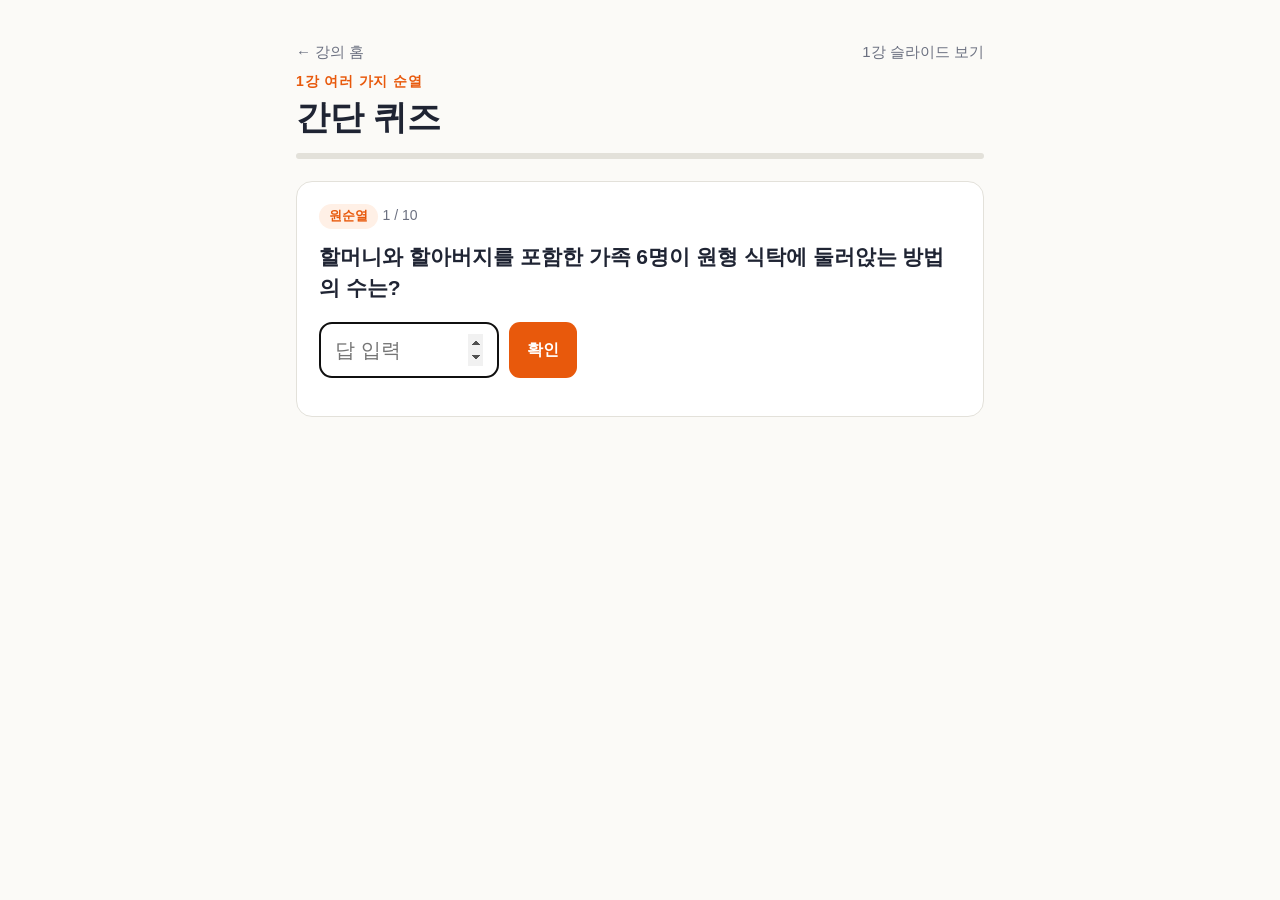
<file: docs/quiz/01.html>
<!doctype html>
<html lang="ko">
<head>
<meta charset="utf-8">
<meta name="viewport" content="width=device-width, initial-scale=1">
<title>1강 순열 퀴즈</title>
<link rel="stylesheet" href="../site.css">
<style>
.page{max-width:720px}
.top{display:flex;justify-content:space-between;align-items:center;margin-bottom:6px}
.top a{color:var(--mute);text-decoration:none;font-size:15px}
.prog{height:6px;background:var(--line);border-radius:99px;overflow:hidden;margin:14px 0 22px}
.prog div{height:100%;background:var(--acc);transition:width .3s}
.tag{display:inline-block;font-size:13px;font-weight:700;padding:2px 10px;border-radius:99px;background:var(--acc-soft);color:var(--acc)}
.q{font-size:21px;font-weight:700;margin:12px 0 18px;line-height:1.5}
.opts{display:grid;gap:10px}
.opt{font:inherit;font-size:18px;text-align:left;padding:13px 16px;border-radius:12px;border:2px solid var(--line);
  background:var(--card);color:var(--ink);cursor:pointer}
.opt:hover:not(:disabled){border-color:var(--acc)}
.opt.right{border-color:var(--green);background:var(--green-soft)}
.opt.wrong{border-color:var(--red);background:var(--red-soft)}
.opt:disabled{cursor:default}
.numrow{display:flex;gap:10px;flex-wrap:wrap}
.numrow input{font:inherit;font-size:20px;width:180px;padding:10px 14px;border-radius:12px;border:2px solid var(--line);
  background:var(--card);color:var(--ink)}
.fb{margin-top:18px;border-radius:12px;padding:14px 18px;font-size:17px;display:none}
.fb.show{display:block}
.fb.ok{background:var(--green-soft);border-left:6px solid var(--green)}
.fb.no{background:var(--red-soft);border-left:6px solid var(--red)}
.fb b{display:block;margin-bottom:4px}
.nav{margin-top:18px;display:flex;justify-content:flex-end;gap:10px}
.score{font-size:56px;font-weight:800;color:var(--acc);margin:6px 0}
.res li{margin:6px 0}
.res .x{color:var(--red);font-weight:700}
.res .o{color:var(--green);font-weight:700}
</style>
</head>
<body>
<div class="page">
  <div class="top"><a href="../">← 강의 홈</a><a href="../lectures/01/">1강 슬라이드 보기</a></div>
  <div class="kicker">1강 여러 가지 순열</div>
  <h1>간단 퀴즈</h1>
  <div class="prog"><div id="bar" style="width:0"></div></div>
  <div class="card" id="box"></div>
</div>

<script>
const QUIZ = [
  { tag: "원순열", q: "할머니와 할아버지를 포함한 가족 6명이 원형 식탁에 둘러앉는 방법의 수는?", type: "num", ans: 120,
    why: "한 명을 고정하고 나머지 5명을 줄 세운다: (6−1)! = 5! = 120" },
  { tag: "원순열", q: "회장·부회장을 포함한 5명이 원탁에 앉을 때, 회장과 부회장이 이웃하게 앉는 방법의 수는?", type: "num", ans: 12,
    why: "두 사람을 끈으로 묶어 한 사람으로 보면 4명의 원순열 (4−1)! = 6. 묶음 안에서 자리 바꾸기 2! = 2. 6 × 2 = 12" },
  { tag: "중복순열", q: "₄Π₃의 값은?", type: "mc", opts: ["12", "24", "64", "81"], ans: 2,
    why: "₄Π₃ = 4 × 4 × 4 = 4³ = 64. (순열 ₄P₃ = 24와 헷갈리지 않기)" },
  { tag: "중복순열", q: "학생 5명이 농구·야구·축구 동아리 중 하나씩 고르는 방법의 수는?", type: "mc", opts: ["5³ = 125", "3⁵ = 243", "₅C₃ = 10", "₅P₃ = 60"], ans: 1,
    why: "고르는 쪽(학생 5명)이 지수, 골라지는 쪽(동아리 3개)이 밑: 3⁵ = 243" },
  { tag: "중복순열", q: "0, 1, 2에서 중복을 허용하여 만들 수 있는 세 자리 자연수의 개수는?", type: "num", ans: 18,
    why: "백의 자리에는 0이 올 수 없으니 2가지, 나머지 두 자리는 3가지씩: 2 × 3 × 3 = 18" },
  { tag: "같은 것이 있는 순열", q: "BANANA의 6개 문자를 일렬로 나열하는 방법의 수는?", type: "num", ans: 60,
    why: "a 3개, n 2개, b 1개: 6! ÷ (3! × 2!) = 720 ÷ 12 = 60" },
  { tag: "같은 것이 있는 순열", q: "1, 1, 2, 2, 2를 모두 사용하여 만들 수 있는 다섯 자리 자연수의 개수는?", type: "mc", opts: ["10", "20", "30", "120"], ans: 0,
    why: "5! ÷ (2! × 3!) = 120 ÷ 12 = 10" },
  { tag: "최단 경로", q: "가로 3칸, 세로 3칸인 바둑판 길에서 왼쪽 아래 A에서 오른쪽 위 B까지 최단 거리로 가는 방법의 수는?", type: "num", ans: 20,
    why: "어느 길이든 → 3번, ↑ 3번. 화살표 6개를 나열하는 방법: 6! ÷ (3! × 3!) = 20" },
  { tag: "개념", q: "다음 중 ‘중복순열’로 세는 것은?", type: "mc",
    opts: ["5명이 원탁에 둘러앉는 방법", "0~9로 네 자리 비밀번호를 만드는 방법", "APPLE의 문자를 나열하는 방법", "5명 중 대표 2명을 뽑는 방법"], ans: 1,
    why: "비밀번호는 같은 숫자를 다시 써도 되고 순서가 중요하다 → ₁₀Π₄ = 10⁴. 나머지는 차례로 원순열, 같은 것이 있는 순열, 조합" },
  { tag: "수학 이야기", q: "서로 구별되는 주사위 3개를 던질 때, 눈의 합이 10이 되는 경우의 수는?", type: "mc", opts: ["6", "25", "27", "216"], ans: 2,
    why: "(1,3,6)(1,4,5)(2,3,5)는 3! = 6씩, (2,2,6)(2,4,4)(3,3,4)는 3!/2! = 3씩: 18 + 9 = 27. 합 9는 25라서 10이 조금 더 자주 나온다 (갈릴레이)" },
];

const box = document.getElementById("box"), bar = document.getElementById("bar");
let order = [], pos = 0, results = {};

function start(list) {
  order = list; pos = 0;
  list.forEach(i => delete results[i]);
  show();
}
function show() {
  bar.style.width = (pos / order.length * 100) + "%";
  if (pos >= order.length) return finish();
  const i = order[pos], it = QUIZ[i];
  box.innerHTML = `
    <span class="tag">${it.tag}</span> <span style="color:var(--mute);font-size:14px">${pos + 1} / ${order.length}</span>
    <div class="q">${it.q}</div>
    ${it.type === "mc"
      ? `<div class="opts">${it.opts.map((o, k) => `<button class="opt" data-k="${k}">${"①②③④"[k]} ${o}</button>`).join("")}</div>`
      : `<form class="numrow"><input type="number" inputmode="numeric" placeholder="답 입력" required aria-label="답"><button class="btn">확인</button></form>`}
    <div class="fb" id="fb"></div>
    <div class="nav"><button class="btn" id="next" style="display:none">${pos + 1 < order.length ? "다음 문제 →" : "결과 보기"}</button></div>`;
  if (it.type === "mc") {
    box.querySelectorAll(".opt").forEach(b => b.onclick = () => {
      const k = +b.dataset.k;
      box.querySelectorAll(".opt").forEach(x => { x.disabled = true; if (+x.dataset.k === it.ans) x.classList.add("right"); });
      if (k !== it.ans) b.classList.add("wrong");
      judge(i, k === it.ans);
    });
  } else {
    const f = box.querySelector("form"), inp = f.querySelector("input");
    inp.focus();
    f.onsubmit = e => {
      e.preventDefault();
      inp.disabled = true; f.querySelector("button").disabled = true;
      judge(i, +inp.value === it.ans);
    };
  }
}
function judge(i, ok) {
  results[i] = ok;
  const it = QUIZ[i], fb = document.getElementById("fb");
  fb.className = "fb show " + (ok ? "ok" : "no");
  fb.innerHTML = `<b>${ok ? "정답!" : "아쉬워요. 정답은 " + (it.type === "mc" ? "①②③④"[it.ans] + " " + it.opts[it.ans] : it.ans)}</b>${it.why}`;
  const nx = document.getElementById("next");
  nx.style.display = "";
  nx.onclick = () => { pos++; show(); };
  nx.focus();
}
function finish() {
  const all = QUIZ.map((_, i) => i), right = all.filter(i => results[i]).length;
  const wrong = all.filter(i => results[i] === false);
  box.innerHTML = `
    <div style="text-align:center">
      <div class="kicker">결과</div>
      <div class="score">${right} / ${QUIZ.length}</div>
      <p style="color:var(--mute)">${right === QUIZ.length ? "모두 맞혔어요! 1강 내용을 잘 이해했습니다." : right >= 7 ? "잘했어요. 틀린 문제만 다시 풀어 볼까요?" : "슬라이드를 한 번 더 보고 다시 도전해 보세요."}</p>
    </div>
    <ul class="res">${all.map(i => `<li><span class="${results[i] ? "o" : "x"}">${results[i] ? "○" : "✕"}</span> ${QUIZ[i].q}</li>`).join("")}</ul>
    <div class="nav">
      ${wrong.length ? `<button class="btn" id="again">틀린 문제 다시 (${wrong.length})</button>` : ""}
      <button class="btn ghost" id="restart">처음부터</button>
    </div>`;
  bar.style.width = "100%";
  if (wrong.length) document.getElementById("again").onclick = () => start(wrong);
  document.getElementById("restart").onclick = () => start(QUIZ.map((_, i) => i));
}
start(QUIZ.map((_, i) => i));
</script>
</body>
</html>
</file>
<file: docs/site.css>
:root{
  --bg:#fbfaf7; --ink:#1f2433; --mute:#6b7080; --line:#e3e1da; --card:#ffffff;
  --acc:#e8590c; --acc-soft:#fff0e6; --blue:#1c7ed6; --blue-soft:#e7f1fc;
  --green:#2b8a3e; --green-soft:#e6f4ea; --red:#c92a2a; --red-soft:#fdecec;
}
@media (prefers-color-scheme: dark){
  :root:not([data-theme="light"]){
    --bg:#16181d; --ink:#e8e9ec; --mute:#9aa0ad; --line:#2c2f37; --card:#1f2229;
    --acc:#ff8a3d; --acc-soft:#3a2416; --blue:#5aa9f0; --blue-soft:#172a3d;
    --green:#5cc47a; --green-soft:#16301f; --red:#ff6b6b; --red-soft:#3a1a1a;
  }
}
*{box-sizing:border-box}
html{-webkit-text-size-adjust:100%}
body{margin:0;background:var(--bg);color:var(--ink);
  font-family:"Noto Sans KR","Malgun Gothic","Apple SD Gothic Neo",sans-serif;line-height:1.6}
a{color:var(--blue)}
.page{max-width:920px;margin:0 auto;padding:40px 16px 64px}
.kicker{font-size:14px;font-weight:700;color:var(--acc);letter-spacing:.06em}
h1{font-size:34px;line-height:1.25;margin:4px 0 8px}
.lead{color:var(--mute);font-size:17px;margin:0 0 28px}
.card{background:var(--card);border:1px solid var(--line);border-radius:16px;padding:20px 22px}
.btn{display:inline-block;font:inherit;font-size:16px;font-weight:700;border:0;border-radius:11px;padding:10px 18px;
  background:var(--acc);color:#fff;text-decoration:none;cursor:pointer}
.btn.ghost{background:transparent;color:var(--ink);border:2px solid var(--line)}
.btn:disabled{opacity:.45;cursor:default}
</file>
